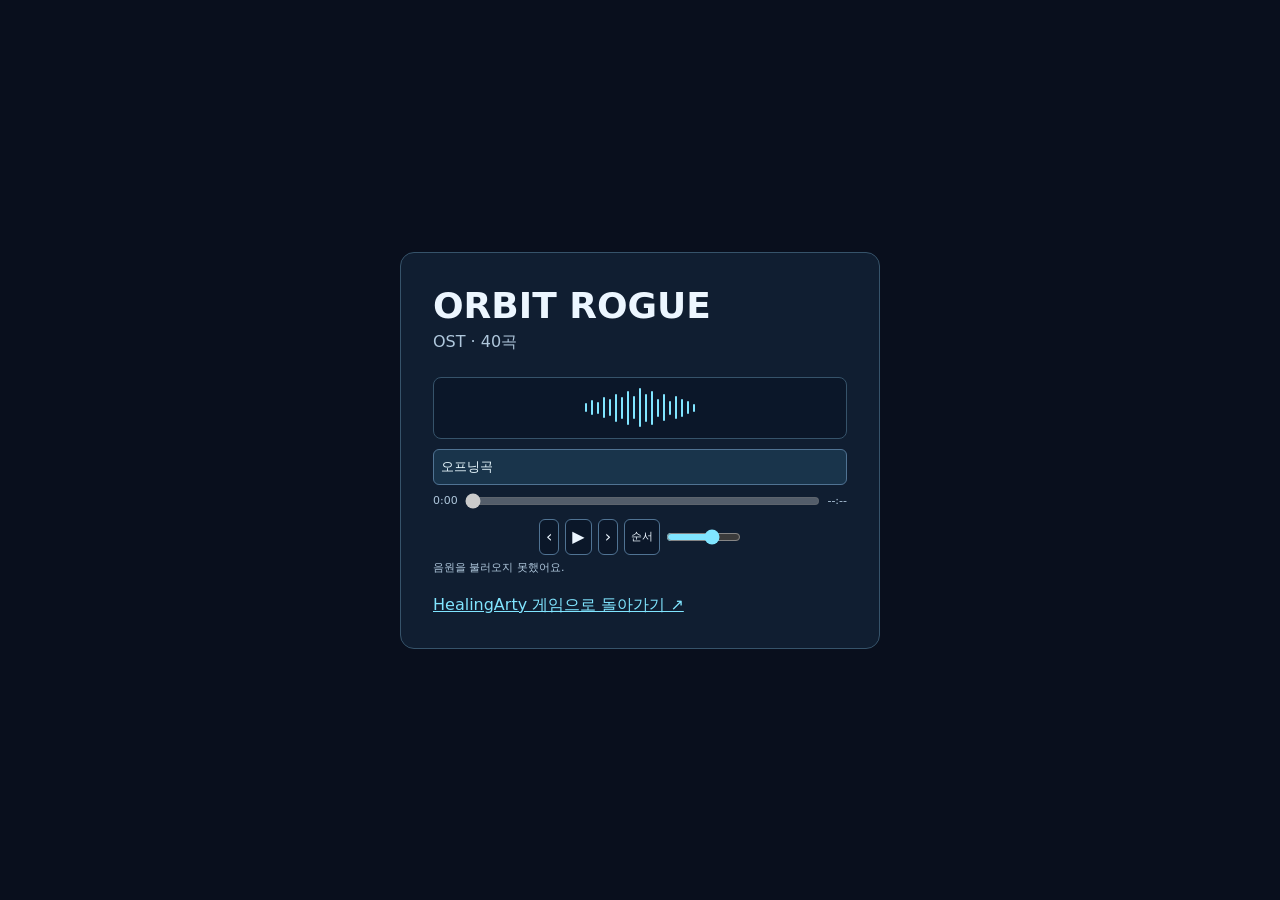
<file: games/orbit-rogue-ost.html>
<!doctype html>
<html lang="ko">
<head>
  <meta charset="utf-8">
  <meta name="viewport" content="width=device-width, initial-scale=1">
  <title>ORBIT ROGUE · 전투 OST</title>
  <style>
    *{box-sizing:border-box}
    body{margin:0;min-height:100vh;display:grid;place-items:center;padding:20px;background:#090f1d;color:#ecf6ff;font:16px system-ui,sans-serif}
    main{width:min(100%,480px);min-width:0;padding:clamp(16px,5vw,32px);border:1px solid #36536a;border-radius:14px;background:#101e31}
    h1{font-size:clamp(24px,6vw,36px);margin:0 0 6px}
    p{margin:0 0 24px;color:#afc7dc}
    .player-bar{display:flex;align-items:center;justify-content:center;gap:6px;min-width:0;margin-top:10px}
    button{min-height:36px;padding:4px 6px;border:1px solid #507393;border-radius:6px;background:#0b1729;color:inherit;font:inherit;white-space:nowrap;cursor:pointer}
    #title{display:block;min-width:0;overflow:hidden;text-overflow:ellipsis;white-space:nowrap;font-size:13px;padding:8px 7px;border:1px solid #507393;border-radius:6px;background:#19344b;color:#e9f9ff}
    .waveform{display:flex;justify-content:center;align-items:center;gap:4px;height:62px;margin-bottom:10px;border:1px solid #36536a;border-radius:8px;background:#0b1729}
    .waveform i{width:2px;height:var(--height);border-radius:2px;background:#80e5ff;animation:wave .95s ease-in-out var(--delay) infinite alternate;animation-play-state:paused}
    .playing .waveform i{animation-play-state:running}
    @keyframes wave{from{transform:scaleY(.45)}to{transform:scaleY(1)}}
    @media(prefers-reduced-motion:reduce){.waveform i{animation:none}}
    .timeline{display:flex;align-items:center;gap:7px;margin-top:8px;font-size:11px;color:#afc7dc;font-variant-numeric:tabular-nums}
    #seek{flex:1;min-width:0;margin:0;accent-color:#80e5ff}
    #mode{font-size:11px}
    #volume{width:clamp(39px,16vw,75px);margin:0;accent-color:#80e5ff}
    a{color:#80e5ff}
    .back{display:inline-block;margin-top:20px}
    #status{margin:5px 0 0;font-size:11px}
    #status:empty{display:none}
    @media(max-width:520px){
      body{display:block;min-height:100dvh;padding:0;background:#101e31}
      main{width:100%;min-height:100dvh;display:flex;flex-direction:column;justify-content:center;padding:20px;border:0;border-radius:0}
      .player-bar button{min-width:44px;min-height:44px}
      #seek,#volume{height:32px}
    }
  </style>
</head>
<body>
  <main>
    <h1>ORBIT ROGUE</h1>
    <p class="intro">OST · 40곡</p>
    <div class="waveform" aria-hidden="true">
      <i style="--height:9px;--delay:-0.00s"></i>
      <i style="--height:15px;--delay:-0.17s"></i>
      <i style="--height:12px;--delay:-0.34s"></i>
      <i style="--height:21px;--delay:-0.51s"></i>
      <i style="--height:17px;--delay:-0.68s"></i>
      <i style="--height:28px;--delay:-0.85s"></i>
      <i style="--height:22px;--delay:-0.12s"></i>
      <i style="--height:34px;--delay:-0.29s"></i>
      <i style="--height:23px;--delay:-0.46s"></i>
      <i style="--height:39px;--delay:-0.63s"></i>
      <i style="--height:28px;--delay:-0.80s"></i>
      <i style="--height:34px;--delay:-0.07s"></i>
      <i style="--height:18px;--delay:-0.24s"></i>
      <i style="--height:27px;--delay:-0.41s"></i>
      <i style="--height:14px;--delay:-0.58s"></i>
      <i style="--height:23px;--delay:-0.75s"></i>
      <i style="--height:18px;--delay:-0.02s"></i>
      <i style="--height:13px;--delay:-0.19s"></i>
      <i style="--height:8px;--delay:-0.36s"></i>
    </div>
    <span id="title" aria-live="polite"></span>
    <div class="timeline">
      <span id="elapsed">0:00</span>
      <input type="range" id="seek" min="0" max="1" step="0.01" value="0" aria-label="재생 위치" disabled>
      <span id="duration">--:--</span>
    </div>
    <div class="player-bar" role="group" aria-label="ORBIT ROGUE 음악 재생기">
      <button id="previous" type="button" aria-label="이전 곡">‹</button>
      <button id="toggle" type="button" aria-label="재생">▶</button>
      <button id="next" type="button" aria-label="다음 곡">›</button>
      <button id="mode" type="button" aria-label="랜덤 재생" aria-pressed="false">순서</button>
      <input type="range" id="volume" min="0" max="100" value="65" aria-label="음량">
    </div>
    <audio id="player" preload="metadata"></audio>
    <p id="status" role="status"></p>
    <a class="back" href="../#games">HealingArty 게임으로 돌아가기 ↗</a>
  </main>
  <script>
    const tracks = [
      ["orbit-rogue-main-ost.mp3", "오프닝곡"],
      ["music/01.mp3", "01 · 검은리본"],
      ["music/02.mp3", "02 · 고장 난 천국"],
      ["music/03.mp3", "03 · 네온사탕"],
      ["music/04.mp3", "04 · 달빛엔진"],
      ["music/05.mp3", "05 · 로그아웃"],
      ["music/06.mp3", "06 · 빨간 운동화"],
      ["music/07.mp3", "07 · 번개맛소다"],
      ["music/08.mp3", "08 · 별을 씹는 아이"],
      ["music/09.mp3", "09 · 불꽃도둑"],
      ["music/10.mp3", "10 · 심장이두개"],
      ["music/11.mp3", "11 · 夜明けの 残像"],
      ["music/12.mp3", "12 · 逆転ロケット"],
      ["music/13.mp3", "13 · 電光キャンディ"],
      ["music/14.mp3", "14 · 止まらない"],
      ["music/15.mp3", "15 · 爆走プリンセス"],
      ["music/16.mp3", "16 · 하얀 잔상"],
      ["music/17.mp3", "17 · 嘘の羽根"],
      ["music/18.mp3", "18 · CRASH THE RAINBOW"],
      ["music/19.mp3", "19 · ELECTRIC WITCH"],
      ["music/20.mp3", "20 · FINAL SPARK PARADE"],
      ["music/21.mp3", "21 · Flash! Bang!"],
      ["music/22.mp3", "22 · HYPER HEART ATTACK"],
      ["music/23.mp3", "23 · MIDNIGHT DETONATION"],
      ["music/24.mp3", "24 · NEON REBELLION"],
      ["music/25.mp3", "25 · PINK THUNDER"],
      ["music/26.mp3", "26 · REDLINE KISS"],
      ["music/27.mp3", "27 · ROCKET HEART DISCO"],
      ["music/28.mp3", "28 · the trigger"],
      ["music/29.mp3", "29 · TURBO LOLLIPOP"],
      ["music/30.mp3", "30 · ZERO GRAVITY GIRL"],
      ["music/31.mp3", "31 · イナズマ・ルーレット"],
      ["music/32.mp3", "32 · ギザギザ・ハートビート"],
      ["music/33.mp3", "33 · キラキラ反逆者"],
      ["music/34.mp3", "34 · ドキドキ・マシンガン"],
      ["music/35.mp3", "35 · バチバチ・サマー"],
      ["music/36.mp3", "36 · ピカピカ・パニック"],
      ["music/37.mp3", "37 · メロンソーダ戦争"],
      ["orbit-rogue-boss-01.mp3", "10 스테이지 보스곡"],
      ["orbit-rogue-boss-02.mp3", "20 스테이지 보스곡"]
    ];
    const musicBase = "https://raw.githubusercontent.com/daning1212/orbit-rogue-space-combat-roguelike/bb71b910c6db7b978ec3b8956570c5e00a76ec4d/";
    const get = id => document.getElementById(id);
    const player = get('player'), title = get('title'), toggle = get('toggle'), mode = get('mode'), status = get('status');
    let index = 0, random = false;
    const seek = get('seek'), elapsed = get('elapsed'), duration = get('duration');
    function formatTime(seconds) {
      const whole = Math.floor(seconds);
      return Math.floor(whole / 60) + ':' + String(whole % 60).padStart(2, '0');
    }
    function syncTimeline() {
      const ready = Number.isFinite(player.duration) && player.duration > 0;
      seek.disabled = !ready;
      seek.max = ready ? player.duration : 1;
      seek.value = ready ? player.currentTime : 0;
      elapsed.textContent = formatTime(ready ? player.currentTime : 0);
      duration.textContent = ready ? formatTime(player.duration) : '--:--';
      seek.setAttribute('aria-valuetext', elapsed.textContent + ' / ' + duration.textContent);
    }
    for (const event of ['emptied', 'durationchange', 'timeupdate', 'seeked']) {
      player.addEventListener(event, syncTimeline);
    }
    seek.addEventListener('input', () => {
      if (seek.disabled) return;
      player.currentTime = Number(seek.value);
      syncTimeline();
    });
    function selectTrack(next) {
      index = (next + tracks.length) % tracks.length;
      const [file, name] = tracks[index];
      status.textContent = '';
      title.textContent = name;
      title.title = name;
      player.src = musicBase + file;
    }
    function play() {
      player.play().catch(() => {});
    }
    get('previous').onclick = () => { selectTrack(index - 1); play(); };
    get('next').onclick = () => { selectTrack(index + 1); play(); };
    toggle.onclick = () => { if (player.paused) play(); else player.pause(); };
    for (const event of ['play', 'playing', 'waiting', 'pause', 'ended', 'emptied', 'error']) {
      player.addEventListener(event, () => {
        const playing = !player.paused && !player.ended;
        document.querySelector('main').classList.toggle('playing', playing && player.readyState >= 3);
        toggle.textContent = playing ? '❚❚' : '▶';
        toggle.setAttribute('aria-label', playing ? '일시정지' : '재생');
      });
    }
    mode.onclick = () => {
      random = !random;
      mode.textContent = random ? '랜덤' : '순서';
      mode.setAttribute('aria-pressed', String(random));
    };
    player.onended = () => {
      const offset = random ? 1 + Math.floor(Math.random() * (tracks.length - 1)) : 1;
      selectTrack(index + offset);
      play();
    };
    get('volume').oninput = event => { player.volume = Number(event.target.value) / 100; };
    player.volume = Number(get('volume').value) / 100;
    player.onerror = () => { status.textContent = '음원을 불러오지 못했어요.'; };
    selectTrack(0);
  </script>
</body>
</html>
</file>
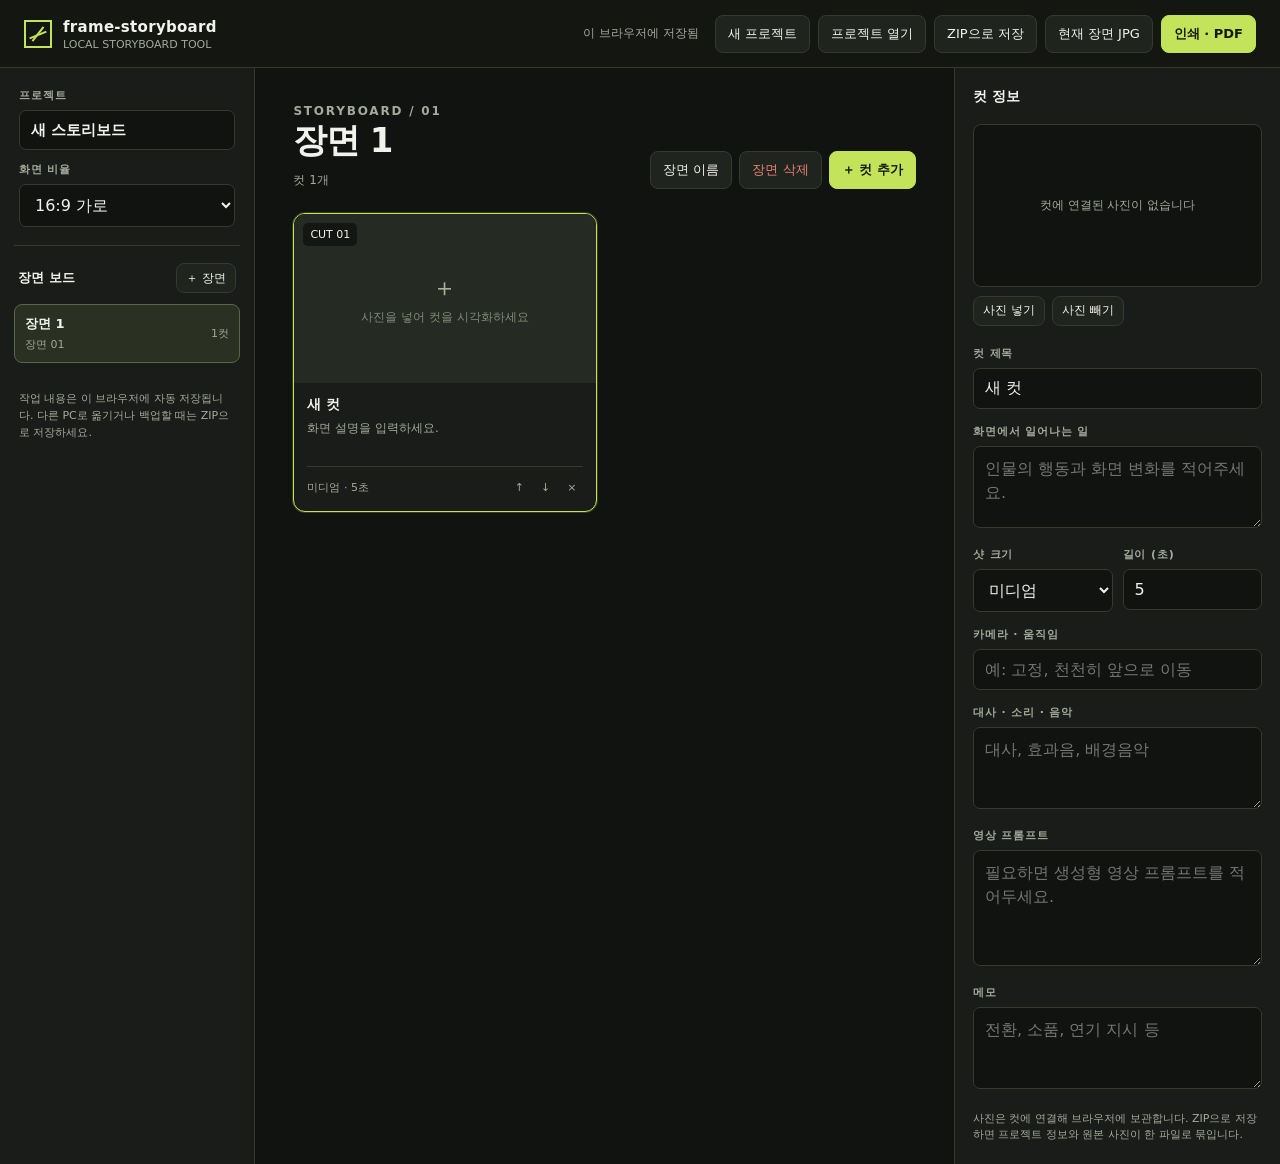
<file: tools/frame-storyboard.html>
<!doctype html>
<html lang="ko">
<head>
  <meta charset="utf-8">
  <meta name="viewport" content="width=device-width, initial-scale=1">
  <meta name="theme-color" content="#111310">
  <meta name="description" content="PC에서 실행하는 오프라인 뮤직비디오 스토리보드 도구">
  <title>frame-storyboard</title>
  <style>
    :root {
      color-scheme: dark;
      --bg: #111310;
      --panel: #191c18;
      --panel-2: #20241e;
      --line: #343a30;
      --text: #f2f2ec;
      --muted: #a3aa9b;
      --accent: #c3e35a;
      --danger: #ed8175;
      --radius: 12px;
      font-family: Inter, "Noto Sans KR", "Malgun Gothic", system-ui, sans-serif;
    }
    * { box-sizing: border-box; }
    body { margin: 0; min-width: 320px; background: var(--bg); color: var(--text); }
    button, input, select, textarea { font: inherit; }
    button { color: inherit; }
    button:focus-visible, input:focus-visible, select:focus-visible, textarea:focus-visible {
      outline: 2px solid var(--accent); outline-offset: 2px;
    }
    .topbar {
      height: 68px; display: flex; align-items: center; justify-content: space-between;
      gap: 20px; padding: 0 24px; border-bottom: 1px solid var(--line);
      background: #141612; position: sticky; top: 0; z-index: 5;
    }
    .brand { display: flex; align-items: center; gap: 11px; min-width: 170px; }
    .brand-mark { width: 28px; height: 28px; border: 2px solid var(--accent); position: relative; }
    .brand-mark::before, .brand-mark::after { content: ""; position: absolute; background: var(--accent); }
    .brand-mark::before { width: 2px; height: 18px; left: 11px; top: 3px; transform: rotate(38deg); }
    .brand-mark::after { height: 2px; width: 18px; left: 3px; top: 12px; transform: rotate(-22deg); }
    .brand strong { font-size: 15px; letter-spacing: .02em; }
    .brand small { display: block; color: var(--muted); font-size: 11px; margin-top: 2px; }
    .toolbar { display: flex; align-items: center; justify-content: flex-end; gap: 8px; flex-wrap: wrap; }
    .button {
      border: 1px solid var(--line); background: var(--panel-2); border-radius: 8px;
      padding: 9px 12px; min-height: 38px; cursor: pointer; font-size: 13px;
    }
    .button:hover { border-color: #727d65; background: #292e26; }
    .button.primary { background: var(--accent); border-color: var(--accent); color: #171a12; font-weight: 750; }
    .button.primary:hover { background: #d2ef76; }
    .button.danger { color: var(--danger); }
    .button.small { min-height: 30px; padding: 5px 9px; font-size: 12px; }
    .save-state { color: var(--muted); font-size: 12px; margin: 0 8px; white-space: nowrap; }
    .workspace { display: grid; grid-template-columns: 255px minmax(320px, 1fr) 326px; min-height: calc(100vh - 68px); }
    .sidebar, .inspector { background: var(--panel); min-width: 0; }
    .sidebar { border-right: 1px solid var(--line); padding: 20px 14px; }
    .inspector { border-left: 1px solid var(--line); padding: 20px 18px; }
    .project-fields { padding: 0 5px 18px; border-bottom: 1px solid var(--line); margin-bottom: 17px; }
    .label { display: block; color: var(--muted); font-size: 11px; font-weight: 700; letter-spacing: .08em; margin: 0 0 7px; text-transform: uppercase; }
    input, select, textarea {
      width: 100%; background: #111310; color: var(--text); border: 1px solid var(--line);
      border-radius: 7px; padding: 10px 11px; min-height: 40px;
    }
    textarea { resize: vertical; min-height: 82px; line-height: 1.5; }
    .project-fields input { font-size: 15px; font-weight: 700; margin-bottom: 12px; }
    .section-title { display: flex; align-items: center; justify-content: space-between; gap: 8px; margin: 0 4px 11px; }
    .section-title h2 { font-size: 13px; margin: 0; }
    .scene-list { display: grid; gap: 6px; }
    .scene-item {
      border: 1px solid transparent; background: transparent; border-radius: 8px;
      width: 100%; padding: 10px; text-align: left; cursor: pointer; display: flex;
      justify-content: space-between; align-items: center; gap: 8px;
    }
    .scene-item:hover { background: var(--panel-2); }
    .scene-item.active { background: #2a3022; border-color: #596644; }
    .scene-label { min-width: 0; }
    .scene-label strong { display: block; overflow: hidden; white-space: nowrap; text-overflow: ellipsis; font-size: 13px; }
    .scene-label small { color: var(--muted); font-size: 11px; display: block; margin-top: 4px; }
    .scene-count { color: var(--muted); font-size: 11px; }
    .sidebar-note { color: var(--muted); font-size: 11px; line-height: 1.55; padding: 16px 5px 0; }
    .board-area { min-width: 0; padding: 28px clamp(18px, 3vw, 42px) 48px; }
    .board-header { display: flex; justify-content: space-between; align-items: flex-end; gap: 16px; margin-bottom: 24px; }
    .eyebrow { color: var(--accent); font-size: 10px; font-weight: 800; letter-spacing: .15em; margin: 0 0 8px; }
    .board-header h1 { font-size: clamp(23px, 3vw, 34px); letter-spacing: -.035em; margin: 0; }
    .board-header p { color: var(--muted); font-size: 12px; margin: 8px 0 0; }
    .board-actions { display: flex; gap: 7px; flex-shrink: 0; }
    .shot-board { display: grid; grid-template-columns: repeat(auto-fill, minmax(min(100%, 250px), 1fr)); gap: 16px; align-items: start; }
    .shot-card {
      min-width: 0; border: 1px solid var(--line); border-radius: var(--radius); background: var(--panel);
      overflow: hidden; transition: border-color .15s, transform .15s; cursor: pointer;
    }
    .shot-card:hover { border-color: #69765c; transform: translateY(-2px); }
    .shot-card.selected { border-color: var(--accent); box-shadow: 0 0 0 1px #c3e35a33; }
    .shot-image { aspect-ratio: 16 / 9; background: #252a22; display: grid; place-items: center; overflow: hidden; position: relative; }
    .shot-image img { display: block; width: 100%; height: 100%; object-fit: cover; }
    .image-empty { color: #818a78; font-size: 12px; text-align: center; padding: 12px; }
    .image-empty b { display: block; font-size: 25px; font-weight: 400; color: #a9b39b; margin-bottom: 5px; }
    .shot-number { position: absolute; top: 9px; left: 9px; border-radius: 5px; background: #111310dd; padding: 5px 7px; font-size: 11px; }
    .shot-card-body { padding: 13px; }
    .shot-card-title { font-size: 14px; margin: 0 0 6px; overflow-wrap: anywhere; }
    .shot-card-action { color: var(--muted); font-size: 12px; line-height: 1.45; margin: 0; min-height: 34px; white-space: pre-wrap; }
    .shot-meta { display: flex; justify-content: space-between; align-items: center; gap: 8px; border-top: 1px solid var(--line); margin-top: 12px; padding-top: 10px; color: var(--muted); font-size: 11px; }
    .shot-controls { display: flex; gap: 5px; }
    .icon-button { border: 0; background: transparent; color: var(--muted); cursor: pointer; border-radius: 5px; padding: 4px 6px; }
    .icon-button:hover { background: #32382d; color: var(--text); }
    .empty-board { grid-column: 1 / -1; min-height: 260px; display: grid; place-items: center; text-align: center; border: 1px dashed #596052; border-radius: var(--radius); color: var(--muted); padding: 30px; }
    .empty-board h2 { color: var(--text); font-size: 18px; margin: 0 0 8px; }
    .inspector-heading { font-size: 14px; margin: 0 0 18px; }
    .image-preview { border: 1px solid var(--line); border-radius: 8px; overflow: hidden; background: #111310; aspect-ratio: 16 / 9; margin-bottom: 9px; display: grid; place-items: center; color: var(--muted); font-size: 12px; }
    .image-preview img { width: 100%; height: 100%; object-fit: contain; }
    .image-actions { display: flex; gap: 7px; margin-bottom: 20px; }
    .field { margin-bottom: 15px; }
    .field textarea.prompt { min-height: 116px; }
    .two-fields { display: grid; grid-template-columns: 1fr 1fr; gap: 10px; }
    .hint { color: var(--muted); font-size: 11px; line-height: 1.5; margin: 18px 0 0; }
    .disabled { opacity: .45; pointer-events: none; }
    #importFile, #imageFile { display: none; }
    #printArea { display: none; }
    .toast { position: fixed; bottom: 20px; left: 50%; transform: translateX(-50%); background: #eaf4d0; color: #15180f; padding: 10px 16px; border-radius: 8px; box-shadow: 0 8px 28px #0008; z-index: 20; font-size: 13px; }
    @media (max-width: 1080px) { .workspace { grid-template-columns: 220px minmax(300px, 1fr); } .inspector { grid-column: 1 / -1; border-left: 0; border-top: 1px solid var(--line); } .inspector-grid { display: grid; grid-template-columns: 1fr 1fr; gap: 0 20px; } .inspector-heading { grid-column: 1 / -1; } }
    @media (max-width: 680px) {
      .topbar { height: auto; min-height: 64px; align-items: flex-start; flex-direction: column; padding: 13px 15px; gap: 10px; position: static; }
      .brand { min-width: 0; } .toolbar { justify-content: flex-start; }
      .save-state { margin-left: 0; }
      .workspace { display: flex; flex-direction: column; }
      .sidebar { border-right: 0; border-bottom: 1px solid var(--line); padding: 14px; }
      .scene-list { grid-template-columns: repeat(auto-fill, minmax(150px, 1fr)); }
      .sidebar-note { padding-top: 8px; }
      .board-area { padding: 22px 14px 32px; }
      .board-header { align-items: flex-start; flex-direction: column; }
      .inspector { border-left: 0; padding: 18px 14px; }
      .inspector-grid { grid-template-columns: 1fr; }
      .inspector-heading { grid-column: auto; }
    }
    @media print {
      body { color: #111; background: #fff; }
      .topbar, .workspace { display: none !important; }
      #printArea { display: block !important; padding: 10mm; color: #111; }
      #printArea h1 { font-size: 24px; margin: 0 0 3mm; }
      #printArea .print-meta { color: #444; margin-bottom: 8mm; font-size: 10pt; }
      #printArea h2 { font-size: 16px; margin: 8mm 0 3mm; border-bottom: 1px solid #aaa; padding-bottom: 2mm; }
      #printArea .print-grid { display: grid; grid-template-columns: repeat(2, 1fr); gap: 5mm; }
      #printArea .print-shot { border: 1px solid #bbb; padding: 3mm; break-inside: avoid; }
      #printArea img { width: 100%; max-height: 70mm; object-fit: contain; background: #eee; }
      #printArea h3 { font-size: 11pt; margin: 2mm 0; }
      #printArea p { font-size: 9pt; white-space: pre-wrap; margin: 1.5mm 0; }
    }
  </style>
</head>
<body>
  <header class="topbar">
    <div class="brand"><span class="brand-mark" aria-hidden="true"></span><div><strong>frame-storyboard</strong><small>LOCAL STORYBOARD TOOL</small></div></div>
    <div class="toolbar">
      <span id="saveState" class="save-state" role="status">이 브라우저에 저장</span>
      <button id="newProject" class="button" type="button">새 프로젝트</button>
      <button id="importProject" class="button" type="button">프로젝트 열기</button>
      <button id="exportProject" class="button" type="button">ZIP으로 저장</button>
      <button id="exportJpg" class="button" type="button">현재 장면 JPG</button>
      <button id="printProject" class="button primary" type="button">인쇄 · PDF</button>
    </div>
  </header>

  <div class="workspace">
    <aside class="sidebar" aria-label="프로젝트와 장면">
      <div class="project-fields">
        <label class="label" for="projectTitle">프로젝트</label>
        <input id="projectTitle" type="text" maxlength="120" placeholder="프로젝트 이름">
        <label class="label" for="aspectRatio">화면 비율</label>
        <select id="aspectRatio">
          <option value="16:9">16:9 가로</option>
          <option value="9:16">9:16 세로</option>
          <option value="1:1">1:1 정사각</option>
          <option value="4:3">4:3</option>
        </select>
      </div>
      <div class="section-title"><h2>장면 보드</h2><button id="addScene" class="button small" type="button">＋ 장면</button></div>
      <div id="sceneList" class="scene-list"></div>
      <p class="sidebar-note">작업 내용은 이 브라우저에 자동 저장됩니다. 다른 PC로 옮기거나 백업할 때는 ZIP으로 저장하세요.</p>
    </aside>

    <main class="board-area">
      <div class="board-header">
        <div><p class="eyebrow">STORYBOARD / <span id="sceneNumber">01</span></p><h1 id="sceneHeading">장면 1</h1><p id="shotCount">컷 0개</p></div>
        <div class="board-actions">
          <button id="renameScene" class="button" type="button">장면 이름</button>
          <button id="deleteScene" class="button danger" type="button">장면 삭제</button>
          <button id="addShot" class="button primary" type="button">＋ 컷 추가</button>
        </div>
      </div>
      <section id="shotBoard" class="shot-board" aria-label="선택한 장면의 컷"></section>
    </main>

    <aside class="inspector" aria-label="선택한 컷 편집">
      <h2 class="inspector-heading">컷 정보</h2>
      <div id="inspectorContents">
        <div class="image-preview" id="imagePreview">컷을 선택하세요</div>
        <div class="image-actions">
          <button id="addImage" class="button small" type="button">사진 넣기</button>
          <button id="removeImage" class="button small" type="button">사진 빼기</button>
          <input id="imageFile" type="file" accept="image/*">
        </div>
        <div class="field"><label class="label" for="shotTitle">컷 제목</label><input id="shotTitle" data-field="title" maxlength="120" type="text"></div>
        <div class="field"><label class="label" for="action">화면에서 일어나는 일</label><textarea id="action" data-field="action" placeholder="인물의 행동과 화면 변화를 적어주세요."></textarea></div>
        <div class="two-fields">
          <div class="field"><label class="label" for="shotSize">샷 크기</label><select id="shotSize" data-field="shotSize"><option>와이드</option><option>풀샷</option><option>미디엄</option><option>클로즈업</option><option>디테일</option><option>기타</option></select></div>
          <div class="field"><label class="label" for="duration">길이 (초)</label><input id="duration" data-field="duration" type="number" min="0.5" max="600" step="0.5"></div>
        </div>
        <div class="field"><label class="label" for="camera">카메라 · 움직임</label><input id="camera" data-field="camera" type="text" placeholder="예: 고정, 천천히 앞으로 이동"></div>
        <div class="field"><label class="label" for="sound">대사 · 소리 · 음악</label><textarea id="sound" data-field="sound" placeholder="대사, 효과음, 배경음악"></textarea></div>
        <div class="field"><label class="label" for="prompt">영상 프롬프트</label><textarea id="prompt" class="prompt" data-field="prompt" placeholder="필요하면 생성형 영상 프롬프트를 적어두세요."></textarea></div>
        <div class="field"><label class="label" for="notes">메모</label><textarea id="notes" data-field="notes" placeholder="전환, 소품, 연기 지시 등"></textarea></div>
      </div>
      <p class="hint">사진은 컷에 연결해 브라우저에 보관합니다. ZIP으로 저장하면 프로젝트 정보와 원본 사진이 한 파일로 묶입니다.</p>
    </aside>
  </div>

  <section id="printArea" aria-hidden="true"></section>
  <input id="importFile" type="file" accept=".zip,.frame.zip,.json,application/zip,application/json">

  <script>
    "use strict";
    const STORAGE_KEY = "frame-storyboard-project-v1";
    const DB_NAME = "frame-storyboard-assets-v1";
    let project = loadProject();
    let selectedSceneId = project.scenes[0]?.id || null;
    let selectedShotId = project.scenes[0]?.shots[0]?.id || null;
    let dbPromise;
    let objectUrls = new Map();
    let saveTimer;

    function uid() { return "id-" + Date.now().toString(36) + "-" + Math.random().toString(36).slice(2, 10); }
    function blankShot() {
      return { id: uid(), title: "새 컷", duration: 5, shotSize: "미디엄", action: "", camera: "", sound: "", prompt: "", notes: "", assetId: null, assetName: "" };
    }
    function blankScene(number) { return { id: uid(), title: "장면 " + number, shots: [blankShot()] }; }
    function blankProject() { return { id: uid(), title: "새 스토리보드", aspectRatio: "16:9", updatedAt: new Date().toISOString(), scenes: [blankScene(1)] }; }
    function hasBrokenText(value) {
      return typeof value === "string" && (value.indexOf("\uFFFD") !== -1 || value.indexOf("ï¿½") !== -1);
    }
    function repairSavedProject(saved) {
      if (hasBrokenText(saved.title)) saved.title = "새 스토리보드";
      if (hasBrokenText(saved.aspectRatio)) saved.aspectRatio = "16:9";
      saved.scenes.forEach(function (scene, sceneIndex) {
        if (!scene || typeof scene !== "object") return;
        if (hasBrokenText(scene.title)) scene.title = "장면 " + (sceneIndex + 1);
        if (!Array.isArray(scene.shots)) return;
        scene.shots.forEach(function (shot, shotIndex) {
          if (!shot || typeof shot !== "object") return;
          if (hasBrokenText(shot.title)) shot.title = "새 컷 " + (shotIndex + 1);
          if (hasBrokenText(shot.shotSize)) shot.shotSize = "미디엄";
          ["action", "camera", "sound", "prompt", "notes"].forEach(function (field) {
            if (hasBrokenText(shot[field])) shot[field] = "";
          });
          if (hasBrokenText(shot.assetName)) shot.assetName = "";
        });
      });
      return saved;
    }
    function loadProject() {
      try {
        const saved = JSON.parse(localStorage.getItem(STORAGE_KEY) || "null");
        if (saved && Array.isArray(saved.scenes)) return repairSavedProject(saved);
      } catch (_) {}
      return blankProject();
    }
    function currentScene() { return project.scenes.find(function (scene) { return scene.id === selectedSceneId; }) || null; }
    function currentShot() {
      const scene = currentScene();
      return scene ? scene.shots.find(function (shot) { return shot.id === selectedShotId; }) || null : null;
    }
    function escapeHtml(value) {
      return String(value == null ? "" : value).replace(/[&<>"']/g, function (char) {
        return ({ "&": "&amp;", "<": "&lt;", ">": "&gt;", '"': "&quot;", "'": "&#39;" })[char];
      });
    }
    function openDB() {
      if (!("indexedDB" in window)) return Promise.reject(new Error("IndexedDB unavailable"));
      if (dbPromise) return dbPromise;
      dbPromise = new Promise(function (resolve, reject) {
        const request = indexedDB.open(DB_NAME, 1);
        request.onupgradeneeded = function () { request.result.createObjectStore("images"); };
        request.onsuccess = function () { resolve(request.result); };
        request.onerror = function () { reject(request.error || new Error("Could not open local image storage")); };
      });
      return dbPromise;
    }
    async function putAsset(id, blob) {
      const db = await openDB();
      return new Promise(function (resolve, reject) {
        const tx = db.transaction("images", "readwrite");
        tx.objectStore("images").put(blob, id);
        tx.oncomplete = function () { resolve(); };
        tx.onerror = function () { reject(tx.error || new Error("Could not save image")); };
      });
    }
    async function getAsset(id) {
      if (!id) return null;
      const db = await openDB();
      return new Promise(function (resolve, reject) {
        const request = db.transaction("images", "readonly").objectStore("images").get(id);
        request.onsuccess = function () { resolve(request.result || null); };
        request.onerror = function () { reject(request.error || new Error("Could not read image")); };
      });
    }
    async function deleteAsset(id) {
      if (!id) return;
      const url = objectUrls.get(id);
      if (url) { URL.revokeObjectURL(url); objectUrls.delete(id); }
      const db = await openDB();
      return new Promise(function (resolve, reject) {
        const tx = db.transaction("images", "readwrite");
        tx.objectStore("images").delete(id);
        tx.oncomplete = function () { resolve(); };
        tx.onerror = function () { reject(tx.error || new Error("Could not remove image")); };
      });
    }
    async function assetUrl(id) {
      if (!id) return "";
      if (objectUrls.has(id)) return objectUrls.get(id);
      const blob = await getAsset(id);
      if (!blob) return "";
      const url = URL.createObjectURL(blob);
      objectUrls.set(id, url);
      return url;
    }
    function scheduleSave() {
      document.getElementById("saveState").textContent = "저장 중…";
      clearTimeout(saveTimer);
      saveTimer = setTimeout(function () {
        try {
          project.updatedAt = new Date().toISOString();
          localStorage.setItem(STORAGE_KEY, JSON.stringify(project));
          document.getElementById("saveState").textContent = "이 브라우저에 저장됨";
        } catch (_) {
          document.getElementById("saveState").textContent = "저장 공간 부족 · ZIP으로 저장";
        }
      }, 250);
    }
    function updateShotCardText(shot) {
      const card = document.querySelector('[data-shot-id="' + shot.id + '"]');
      if (!card) return;
      card.querySelector(".shot-card-title").textContent = shot.title || "제목 없는 컷";
      card.querySelector(".shot-card-action").textContent = shot.action || "화면 설명을 입력하세요.";
      card.querySelector(".shot-seconds").textContent = (shot.duration || 0) + "초";
    }
    function renderSceneList() {
      const root = document.getElementById("sceneList");
      root.innerHTML = "";
      project.scenes.forEach(function (scene, index) {
        const button = document.createElement("button");
        button.type = "button";
        button.className = "scene-item" + (scene.id === selectedSceneId ? " active" : "");
        button.dataset.sceneId = scene.id;
        button.innerHTML = '<span class="scene-label"><strong>' + escapeHtml(scene.title) + '</strong><small>장면 ' + String(index + 1).padStart(2, "0") + '</small></span><span class="scene-count">' + scene.shots.length + '컷</span>';
        root.appendChild(button);
      });
    }
    async function renderBoard() {
      const scene = currentScene();
      const root = document.getElementById("shotBoard");
      root.innerHTML = "";
      document.getElementById("sceneHeading").textContent = scene ? scene.title : "장면 없음";
      document.getElementById("sceneNumber").textContent = String(Math.max(0, project.scenes.indexOf(scene) + 1)).padStart(2, "0");
      document.getElementById("shotCount").textContent = scene ? "컷 " + scene.shots.length + "개" : "왼쪽에서 장면을 추가하세요.";
      document.getElementById("addShot").disabled = !scene;
      document.getElementById("renameScene").disabled = !scene;
      document.getElementById("deleteScene").disabled = !scene;
      if (!scene) {
        root.innerHTML = '<div class="empty-board"><div><h2>아직 장면이 없습니다</h2><p>＋ 장면을 눌러 첫 보드를 만드세요.</p></div></div>';
        return;
      }
      for (let i = 0; i < scene.shots.length; i++) {
        const shot = scene.shots[i];
        const card = document.createElement("article");
        card.className = "shot-card" + (shot.id === selectedShotId ? " selected" : "");
        card.dataset.shotId = shot.id;
        const image = await assetUrl(shot.assetId);
        card.innerHTML = '<div class="shot-image">' + (image ? '<img alt="" src="' + image + '">' : '<div class="image-empty"><b>＋</b>사진을 넣어 컷을 시각화하세요</div>') + '<span class="shot-number">CUT ' + String(i + 1).padStart(2, "0") + '</span></div><div class="shot-card-body"><h3 class="shot-card-title">' + escapeHtml(shot.title || "제목 없는 컷") + '</h3><p class="shot-card-action">' + escapeHtml(shot.action || "화면 설명을 입력하세요.") + '</p><div class="shot-meta"><span>' + escapeHtml(shot.shotSize || "미디엄") + ' · <span class="shot-seconds">' + escapeHtml(shot.duration || 0) + '초</span></span><span class="shot-controls"><button class="icon-button" type="button" data-action="up" aria-label="컷을 위로">↑</button><button class="icon-button" type="button" data-action="down" aria-label="컷을 아래로">↓</button><button class="icon-button" type="button" data-action="delete" aria-label="컷 삭제">×</button></span></div></div>';
        root.appendChild(card);
      }
    }
    async function renderInspector() {
      const shot = currentShot();
      const contents = document.getElementById("inspectorContents");
      contents.classList.toggle("disabled", !shot);
      document.querySelector(".inspector-heading").textContent = shot ? "컷 정보" : "컷 정보 · 장면을 선택하세요";
      const fields = ["title", "action", "shotSize", "duration", "camera", "sound", "prompt", "notes"];
      fields.forEach(function (field) {
        const control = document.querySelector('[data-field="' + field + '"]');
        if (control) control.value = shot ? (shot[field] == null ? "" : shot[field]) : "";
      });
      const preview = document.getElementById("imagePreview");
      if (!shot || !shot.assetId) {
        preview.innerHTML = shot ? "컷에 연결된 사진이 없습니다" : "컷을 선택하세요";
      } else {
        const url = await assetUrl(shot.assetId);
        preview.innerHTML = url ? '<img alt="선택한 컷 사진" src="' + url + '">' : "사진 파일을 찾을 수 없습니다. 프로젝트 ZIP을 다시 불러오세요.";
      }
    }
    async function renderAll() {
      document.getElementById("projectTitle").value = project.title || "";
      document.getElementById("aspectRatio").value = project.aspectRatio || "16:9";
      renderSceneList();
      await renderBoard();
      await renderInspector();
    }
    function selectScene(id) {
      selectedSceneId = id;
      const scene = currentScene();
      selectedShotId = scene && scene.shots[0] ? scene.shots[0].id : null;
      renderAll();
    }
    function addScene() {
      const scene = blankScene(project.scenes.length + 1);
      project.scenes.push(scene);
      selectedSceneId = scene.id;
      selectedShotId = scene.shots[0].id;
      scheduleSave();
      renderAll();
    }
    function addShot() {
      const scene = currentScene();
      if (!scene) return;
      const shot = blankShot();
      shot.title = "새 컷 " + (scene.shots.length + 1);
      scene.shots.push(shot);
      selectedShotId = shot.id;
      scheduleSave();
      renderAll();
    }
    async function removeScene() {
      const scene = currentScene();
      if (!scene) return;
      const cuts = scene.shots.length;
      const message = "“" + scene.title + "” 장면과 컷 " + cuts + "개를 삭제할까요? 연결된 사진도 이 브라우저 저장소에서 제거됩니다.";
      if (!window.confirm(message)) return;
      for (const shot of scene.shots) if (shot.assetId) await deleteAsset(shot.assetId);
      project.scenes = project.scenes.filter(function (item) { return item.id !== scene.id; });
      const next = project.scenes[0] || null;
      selectedSceneId = next ? next.id : null;
      selectedShotId = next && next.shots[0] ? next.shots[0].id : null;
      scheduleSave();
      renderAll();
      toast("장면을 삭제했습니다.");
    }
    async function removeShot(id) {
      const scene = currentScene();
      if (!scene) return;
      const shot = scene.shots.find(function (item) { return item.id === id; });
      if (!shot || !window.confirm("이 컷과 연결된 사진을 삭제할까요?")) return;
      if (shot.assetId) await deleteAsset(shot.assetId);
      scene.shots = scene.shots.filter(function (item) { return item.id !== id; });
      if (selectedShotId === id) selectedShotId = scene.shots[0]?.id || null;
      scheduleSave();
      renderAll();
      toast("컷을 삭제했습니다.");
    }
    function moveShot(id, direction) {
      const scene = currentScene();
      if (!scene) return;
      const index = scene.shots.findIndex(function (item) { return item.id === id; });
      const next = index + direction;
      if (index < 0 || next < 0 || next >= scene.shots.length) return;
      const moved = scene.shots.splice(index, 1)[0];
      scene.shots.splice(next, 0, moved);
      scheduleSave();
      renderAll();
    }
    function toast(message) {
      const old = document.querySelector(".toast");
      if (old) old.remove();
      const node = document.createElement("div");
      node.className = "toast";
      node.textContent = message;
      document.body.appendChild(node);
      setTimeout(function () { node.remove(); }, 2300);
    }
    function saveField(event) {
      const shot = currentShot();
      if (!shot) return;
      const field = event.target.dataset.field;
      if (!field) return;
      shot[field] = field === "duration" ? Math.max(0, Number(event.target.value) || 0) : event.target.value;
      scheduleSave();
      updateShotCardText(shot);
    }
    function crc32(bytes) {
      let crc = -1;
      for (let i = 0; i < bytes.length; i++) {
        crc = (crc >>> 8) ^ CRC_TABLE[(crc ^ bytes[i]) & 255];
      }
      return (crc ^ -1) >>> 0;
    }
    const CRC_TABLE = (function () {
      const table = new Uint32Array(256);
      for (let n = 0; n < 256; n++) {
        let c = n;
        for (let k = 0; k < 8; k++) c = (c & 1) ? (0xedb88320 ^ (c >>> 1)) : (c >>> 1);
        table[n] = c >>> 0;
      }
      return table;
    })();
    function dosDateTime(date) {
      const year = Math.max(1980, date.getFullYear());
      return { time: (date.getHours() << 11) | (date.getMinutes() << 5) | Math.floor(date.getSeconds() / 2),
        date: ((year - 1980) << 9) | ((date.getMonth() + 1) << 5) | date.getDate() };
    }
    async function zipStore(files) {
      const encoder = new TextEncoder();
      const local = [];
      const central = [];
      let offset = 0;
      const stamp = dosDateTime(new Date());
      for (const file of files) {
        const name = encoder.encode(file.name);
        const data = file.data instanceof Uint8Array ? file.data : new Uint8Array(await file.data.arrayBuffer());
        const crc = crc32(data);
        const header = new Uint8Array(30 + name.length);
        const view = new DataView(header.buffer);
        view.setUint32(0, 0x04034b50, true); view.setUint16(4, 20, true);
        view.setUint16(6, 0x0800, true); view.setUint16(8, 0, true);
        view.setUint16(10, stamp.time, true); view.setUint16(12, stamp.date, true);
        view.setUint32(14, crc, true); view.setUint32(18, data.length, true); view.setUint32(22, data.length, true);
        view.setUint16(26, name.length, true); view.setUint16(28, 0, true); header.set(name, 30);
        local.push(header, data);
        const centralHeader = new Uint8Array(46 + name.length);
        const cv = new DataView(centralHeader.buffer);
        cv.setUint32(0, 0x02014b50, true); cv.setUint16(4, 20, true); cv.setUint16(6, 20, true);
        cv.setUint16(8, 0x0800, true); cv.setUint16(10, 0, true);
        cv.setUint16(12, stamp.time, true); cv.setUint16(14, stamp.date, true);
        cv.setUint32(16, crc, true); cv.setUint32(20, data.length, true); cv.setUint32(24, data.length, true);
        cv.setUint16(28, name.length, true); cv.setUint16(30, 0, true); cv.setUint16(32, 0, true);
        cv.setUint16(34, 0, true); cv.setUint16(36, 0, true); cv.setUint32(38, 0, true);
        cv.setUint32(42, offset, true); centralHeader.set(name, 46);
        central.push(centralHeader);
        offset += header.length + data.length;
      }
      const centralSize = central.reduce(function (sum, item) { return sum + item.length; }, 0);
      const end = new Uint8Array(22);
      const ev = new DataView(end.buffer);
      ev.setUint32(0, 0x06054b50, true); ev.setUint16(4, 0, true); ev.setUint16(6, 0, true);
      ev.setUint16(8, files.length, true); ev.setUint16(10, files.length, true);
      ev.setUint32(12, centralSize, true); ev.setUint32(16, offset, true); ev.setUint16(20, 0, true);
      return new Blob(local.concat(central, [end]), { type: "application/zip" });
    }
    async function unzipStore(file) {
      const bytes = new Uint8Array(await file.arrayBuffer());
      const view = new DataView(bytes.buffer, bytes.byteOffset, bytes.byteLength);
      let endOffset = -1;
      for (let i = bytes.length - 22; i >= Math.max(0, bytes.length - 65557); i--) {
        if (view.getUint32(i, true) === 0x06054b50) { endOffset = i; break; }
      }
      if (endOffset < 0) throw new Error("ZIP 끝 정보를 찾지 못했습니다.");
      const count = view.getUint16(endOffset + 10, true);
      let cursor = view.getUint32(endOffset + 16, true);
      const decoder = new TextDecoder();
      const files = new Map();
      for (let i = 0; i < count; i++) {
        if (view.getUint32(cursor, true) !== 0x02014b50) throw new Error("올바르지 않은 ZIP 파일입니다.");
        const method = view.getUint16(cursor + 10, true);
        const size = view.getUint32(cursor + 24, true);
        const nameLength = view.getUint16(cursor + 28, true);
        const extraLength = view.getUint16(cursor + 30, true);
        const commentLength = view.getUint16(cursor + 32, true);
        const localOffset = view.getUint32(cursor + 42, true);
        const name = decoder.decode(bytes.slice(cursor + 46, cursor + 46 + nameLength));
        if (method !== 0) throw new Error("압축된 ZIP은 열 수 없습니다. 이 도구에서 만든 프로젝트 ZIP을 선택해 주세요.");
        const localNameLength = view.getUint16(localOffset + 26, true);
        const localExtraLength = view.getUint16(localOffset + 28, true);
        const dataStart = localOffset + 30 + localNameLength + localExtraLength;
        files.set(name, bytes.slice(dataStart, dataStart + size));
        cursor += 46 + nameLength + extraLength + commentLength;
      }
      return files;
    }
    function safeName(value) {
      return String(value || "image").replace(/[^a-zA-Z0-9가-힣._-]+/g, "-").replace(/^-+|-+$/g, "").slice(0, 70) || "image";
    }
    function download(blob, filename) {
      const url = URL.createObjectURL(blob);
      const a = document.createElement("a");
      a.href = url; a.download = filename; a.click();
      setTimeout(function () { URL.revokeObjectURL(url); }, 2000);
    }
    async function exportProject() {
      const copy = JSON.parse(JSON.stringify(project));
      const files = [];
      const encoder = new TextEncoder();
      for (let si = 0; si < copy.scenes.length; si++) {
        for (let ci = 0; ci < copy.scenes[si].shots.length; ci++) {
          const shot = copy.scenes[si].shots[ci];
          if (shot.assetId) {
            const blob = await getAsset(shot.assetId);
            if (blob) {
              const ext = (shot.assetName || "").split(".").pop().toLowerCase().replace(/[^a-z0-9]/g, "").slice(0, 6) || "img";
              const path = "images/scene-" + String(si + 1).padStart(2, "0") + "-cut-" + String(ci + 1).padStart(2, "0") + "-" + safeName(shot.assetName) + "." + ext;
              files.push({ name: path, data: blob });
              shot.imagePath = path;
            }
            delete shot.assetId;
          }
        }
      }
      files.unshift({ name: "project.json", data: encoder.encode(JSON.stringify(copy, null, 2)) });
      const archive = await zipStore(files);
      download(archive, safeName(project.title) + ".frame.zip");
      toast("사진이 포함된 프로젝트 ZIP을 저장했습니다.");
    }
    async function importProject(file) {
      if (!file) return;
      if (localStorage.getItem(STORAGE_KEY) && !window.confirm("현재 작업을 불러온 프로젝트로 바꿀까요? 먼저 기존 작업을 ZIP으로 저장할 수 있습니다.")) return;
      let imported;
      if (file.name.toLowerCase().endsWith(".json")) {
        imported = JSON.parse(await file.text());
      } else {
        const files = await unzipStore(file);
        const projectBytes = files.get("project.json");
        if (!projectBytes) throw new Error("project.json이 없는 ZIP입니다.");
        imported = JSON.parse(new TextDecoder().decode(projectBytes));
        for (const scene of imported.scenes || []) {
          for (const shot of scene.shots || []) {
            if (shot.imagePath && files.has(shot.imagePath)) {
              const id = uid();
              const extension = shot.imagePath.split(".").pop().toLowerCase();
              const mime = ({ jpg: "image/jpeg", jpeg: "image/jpeg", png: "image/png", webp: "image/webp", gif: "image/gif", avif: "image/avif" })[extension] || "application/octet-stream";
              await putAsset(id, new Blob([files.get(shot.imagePath)], { type: mime }));
              shot.assetId = id;
              shot.assetName = shot.imagePath.split("/").pop();
            }
            delete shot.imagePath;
          }
        }
      }
      if (!imported || !Array.isArray(imported.scenes)) throw new Error("스토리보드 프로젝트 파일이 아닙니다.");
      project = imported;
      selectedSceneId = project.scenes[0]?.id || null;
      selectedShotId = project.scenes[0]?.shots[0]?.id || null;
      scheduleSave();
      await renderAll();
      toast("프로젝트와 사진을 불러왔습니다.");
    }
    async function printProject() {
      const area = document.getElementById("printArea");
      let html = '<h1>' + escapeHtml(project.title) + '</h1><p class="print-meta">' + escapeHtml(project.aspectRatio) + ' · ' + project.scenes.length + '개 장면</p>';
      for (let si = 0; si < project.scenes.length; si++) {
        const scene = project.scenes[si];
        html += '<h2>' + escapeHtml(scene.title) + '</h2><div class="print-grid">';
        for (let ci = 0; ci < scene.shots.length; ci++) {
          const shot = scene.shots[ci];
          const src = await assetUrl(shot.assetId);
          html += '<article class="print-shot">' + (src ? '<img src="' + src + '" alt="">' : '') + '<h3>' + String(ci + 1).padStart(2, "0") + ' · ' + escapeHtml(shot.title) + ' · ' + escapeHtml(shot.duration) + '초</h3><p>' + escapeHtml(shot.action) + '</p><p>카메라: ' + escapeHtml(shot.camera) + '</p><p>소리: ' + escapeHtml(shot.sound) + '</p><p>프롬프트: ' + escapeHtml(shot.prompt) + '</p></article>';
        }
        html += '</div>';
      }
      area.innerHTML = html;
      window.print();
    }
    function wrapCanvasText(ctx, text, x, y, maxWidth, lineHeight, maxLines) {
      const words = String(text || "—").trim().split(/\s+/);
      let line = "";
      let lines = 0;
      for (const word of words) {
        const candidate = line ? line + " " + word : word;
        if (ctx.measureText(candidate).width > maxWidth && line) {
          ctx.fillText(line, x, y + lines * lineHeight);
          lines++;
          line = word;
          if (lines >= maxLines) return y + lines * lineHeight;
        } else {
          line = candidate;
        }
      }
      if (line && lines < maxLines) {
        ctx.fillText(line, x, y + lines * lineHeight);
        lines++;
      }
      return y + lines * lineHeight;
    }
    function loadCanvasImage(url) {
      return new Promise(function (resolve) {
        const image = new Image();
        image.onload = function () { resolve(image); };
        image.onerror = function () { resolve(null); };
        image.src = url;
      });
    }
    function drawImageContain(ctx, image, x, y, width, height) {
      const scale = Math.min(width / image.naturalWidth, height / image.naturalHeight);
      const drawWidth = image.naturalWidth * scale;
      const drawHeight = image.naturalHeight * scale;
      ctx.drawImage(image, x + (width - drawWidth) / 2, y + (height - drawHeight) / 2, drawWidth, drawHeight);
    }
    async function exportSceneJpg() {
      const scene = currentScene();
      if (!scene) { alert("먼저 장면을 선택해 주세요."); return; }
      const width = 1800;
      const margin = 64;
      const gap = 28;
      const columns = 2;
      const cardWidth = (width - margin * 2 - gap) / columns;
      const parts = String(project.aspectRatio || "16:9").split(":").map(Number);
      const ratio = parts[0] > 0 && parts[1] > 0 ? parts[1] / parts[0] : 9 / 16;
      const imageHeight = Math.min(cardWidth * ratio, 520);
      const bodyHeight = 230;
      const cardHeight = imageHeight + bodyHeight;
      const rows = Math.max(1, Math.ceil(scene.shots.length / columns));
      const headerHeight = 190;
      const height = margin + headerHeight + rows * cardHeight + (rows - 1) * gap + margin;
      const canvas = document.createElement("canvas");
      canvas.width = width;
      canvas.height = height;
      const ctx = canvas.getContext("2d");
      if (!ctx) throw new Error("이미지 캔버스를 만들 수 없습니다.");
      ctx.fillStyle = "#f4f5ef";
      ctx.fillRect(0, 0, width, height);
      ctx.fillStyle = "#62703c";
      ctx.font = "700 20px system-ui, sans-serif";
      ctx.fillText("FRAME STORYBOARD", margin, margin + 10);
      ctx.fillStyle = "#20231c";
      ctx.font = "700 42px system-ui, sans-serif";
      ctx.fillText(String(project.title || "스토리보드").slice(0, 50), margin, margin + 66);
      ctx.font = "600 28px system-ui, sans-serif";
      ctx.fillText(String(scene.title || "장면").slice(0, 50), margin, margin + 112);
      ctx.fillStyle = "#66705e";
      ctx.font = "18px system-ui, sans-serif";
      ctx.fillText(project.aspectRatio + "  ·  " + scene.shots.length + "컷  ·  " + new Date().toLocaleDateString("ko-KR"), margin, margin + 148);
      for (let i = 0; i < scene.shots.length; i++) {
        const shot = scene.shots[i];
        const col = i % columns;
        const row = Math.floor(i / columns);
        const x = margin + col * (cardWidth + gap);
        const y = margin + headerHeight + row * (cardHeight + gap);
        ctx.fillStyle = "#ffffff";
        ctx.fillRect(x, y, cardWidth, cardHeight);
        ctx.strokeStyle = "#d4d8cd";
        ctx.lineWidth = 2;
        ctx.strokeRect(x, y, cardWidth, cardHeight);
        ctx.fillStyle = "#e6e9df";
        ctx.fillRect(x + 1, y + 1, cardWidth - 2, imageHeight);
        if (shot.assetId) {
          const url = await assetUrl(shot.assetId);
          const image = url ? await loadCanvasImage(url) : null;
          if (image) drawImageContain(ctx, image, x + 8, y + 8, cardWidth - 16, imageHeight - 16);
          else {
            ctx.fillStyle = "#626957";
            ctx.font = "20px system-ui, sans-serif";
            ctx.fillText("사진을 불러올 수 없습니다", x + 26, y + imageHeight / 2);
          }
        } else {
          ctx.fillStyle = "#748064";
          ctx.font = "24px system-ui, sans-serif";
          ctx.fillText("사진 없음", x + 26, y + imageHeight / 2);
        }
        const textX = x + 24;
        const textWidth = cardWidth - 48;
        let textY = y + imageHeight + 35;
        ctx.fillStyle = "#1d2119";
        ctx.font = "700 22px system-ui, sans-serif";
        ctx.fillText("CUT " + String(i + 1).padStart(2, "0") + "  ·  " + String(shot.duration || 0) + "초  ·  " + String(shot.shotSize || ""), textX, textY);
        textY += 34;
        ctx.font = "700 24px system-ui, sans-serif";
        textY = wrapCanvasText(ctx, shot.title || "제목 없는 컷", textX, textY, textWidth, 30, 1) + 30;
        ctx.fillStyle = "#33392d";
        ctx.font = "17px system-ui, sans-serif";
        textY = wrapCanvasText(ctx, "액션: " + (shot.action || "—"), textX, textY, textWidth, 23, 2) + 27;
        textY = wrapCanvasText(ctx, "카메라: " + (shot.camera || "—"), textX, textY, textWidth, 22, 1) + 25;
        wrapCanvasText(ctx, "소리: " + (shot.sound || "—"), textX, textY, textWidth, 22, 1);
      }
      const blob = await new Promise(function (resolve) { canvas.toBlob(resolve, "image/jpeg", 0.92); });
      if (!blob) throw new Error("JPG 파일을 만들지 못했습니다.");
      download(blob, safeName(project.title) + "-" + safeName(scene.title) + ".jpg");
      toast("현재 장면을 JPG로 저장했습니다.");
    }
    function bindEvents() {
      document.getElementById("projectTitle").addEventListener("input", function (event) { project.title = event.target.value; scheduleSave(); });
      document.getElementById("aspectRatio").addEventListener("change", function (event) { project.aspectRatio = event.target.value; scheduleSave(); });
      document.querySelectorAll("[data-field]").forEach(function (control) { control.addEventListener("input", saveField); control.addEventListener("change", saveField); });
      document.getElementById("sceneList").addEventListener("click", function (event) {
        const button = event.target.closest("[data-scene-id]");
        if (button) selectScene(button.dataset.sceneId);
      });
      document.getElementById("shotBoard").addEventListener("click", function (event) {
        const actionButton = event.target.closest("[data-action]");
        const card = event.target.closest("[data-shot-id]");
        if (!card) return;
        if (actionButton) {
          const action = actionButton.dataset.action;
          if (action === "up") moveShot(card.dataset.shotId, -1);
          else if (action === "down") moveShot(card.dataset.shotId, 1);
          else if (action === "delete") removeShot(card.dataset.shotId);
          return;
        }
        selectedShotId = card.dataset.shotId;
        renderAll();
      });
      document.getElementById("addScene").addEventListener("click", addScene);
      document.getElementById("addShot").addEventListener("click", addShot);
      document.getElementById("deleteScene").addEventListener("click", removeScene);
      document.getElementById("renameScene").addEventListener("click", function () {
        const scene = currentScene();
        if (!scene) return;
        const title = window.prompt("장면 이름", scene.title);
        if (title == null) return;
        scene.title = title.trim() || scene.title;
        scheduleSave(); renderAll();
      });
      document.getElementById("addImage").addEventListener("click", function () { if (currentShot()) document.getElementById("imageFile").click(); });
      document.getElementById("imageFile").addEventListener("change", async function (event) {
        const file = event.target.files && event.target.files[0];
        const shot = currentShot();
        if (!file || !shot) return;
        if (!file.type.startsWith("image/")) { alert("이미지 파일을 선택해 주세요."); event.target.value = ""; return; }
        try {
          if (shot.assetId) await deleteAsset(shot.assetId);
          const id = uid();
          await putAsset(id, file);
          shot.assetId = id; shot.assetName = file.name;
          scheduleSave(); await renderAll(); toast("사진을 컷에 넣었습니다.");
        } catch (error) {
          alert("사진을 저장하지 못했습니다. 브라우저의 로컬 저장 공간을 확인해 주세요.");
        }
        event.target.value = "";
      });
      document.getElementById("removeImage").addEventListener("click", async function () {
        const shot = currentShot();
        if (!shot || !shot.assetId || !window.confirm("이 컷에서 사진을 빼고 브라우저 저장소에서도 삭제할까요?")) return;
        await deleteAsset(shot.assetId); shot.assetId = null; shot.assetName = "";
        scheduleSave(); await renderAll(); toast("사진을 제거했습니다.");
      });
      document.getElementById("newProject").addEventListener("click", function () {
        if (!window.confirm("현재 프로젝트를 새 프로젝트로 바꿀까요? 사진이 포함된 ZIP으로 먼저 저장할 수 있습니다.")) return;
        project = blankProject(); selectedSceneId = project.scenes[0].id; selectedShotId = project.scenes[0].shots[0].id;
        scheduleSave(); renderAll();
      });
      document.getElementById("exportProject").addEventListener("click", function () { exportProject().catch(function (error) { alert("프로젝트 ZIP을 만들지 못했습니다: " + error.message); }); });
      document.getElementById("exportJpg").addEventListener("click", function () { exportSceneJpg().catch(function (error) { alert("JPG를 만들지 못했습니다: " + error.message); }); });
      document.getElementById("importProject").addEventListener("click", function () { document.getElementById("importFile").click(); });
      document.getElementById("importFile").addEventListener("change", function (event) {
        const file = event.target.files && event.target.files[0];
        if (file) importProject(file).catch(function (error) { alert("프로젝트를 열지 못했습니다: " + error.message); });
        event.target.value = "";
      });
      document.getElementById("printProject").addEventListener("click", function () { printProject().catch(function () { alert("인쇄용 보드를 준비하지 못했습니다."); }); });
    }
    bindEvents();
    renderAll();
    scheduleSave();
  </script>
</body>
</html>
</file>
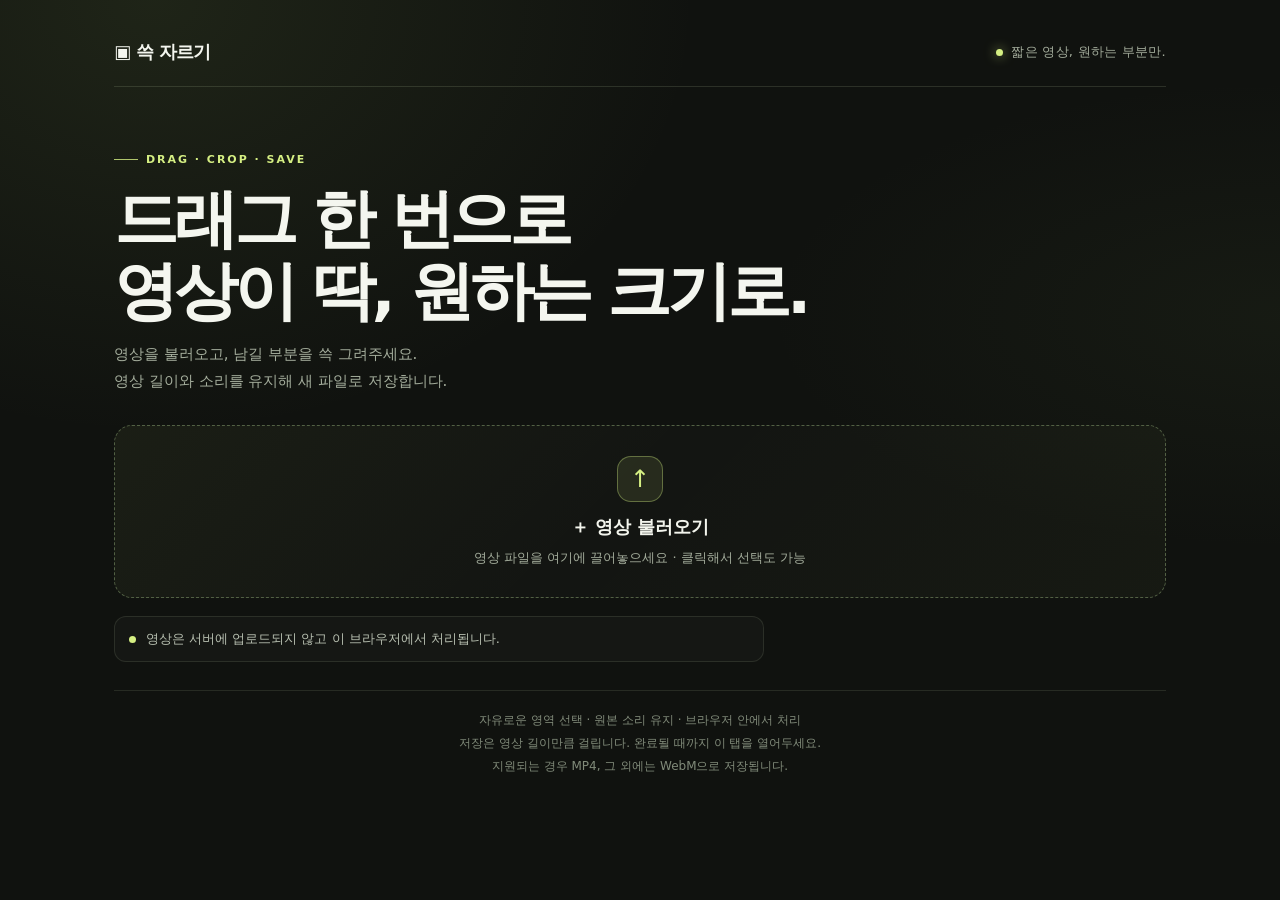
<file: tools/video-crop.html>
<!doctype html><html lang="ko"><meta charset="utf-8"><meta name="viewport" content="width=device-width,initial-scale=1"><title>영상 쓱 자르기</title><style>:root{
  color-scheme:dark;
  font-family:Inter,ui-sans-serif,system-ui,-apple-system,"Segoe UI",sans-serif;
  color:#f0f3e9;
  background:#10120f;
  --bg:#10120f;
  --panel:#181c17;
  --panel-2:#20261e;
  --line:#343d30;
  --muted:#a3ac9b;
  --accent:#d5ef83;
  --accent-ink:#202819;
}
*{box-sizing:border-box}
html{min-height:100%;background:var(--bg)}
body{
  margin:0;
  min-height:100vh;
  background:
    radial-gradient(ellipse at 12% 0%,rgba(139,169,86,.12),transparent 34rem),
    radial-gradient(ellipse at 100% 35%,rgba(89,111,62,.09),transparent 32rem),
    var(--bg);
}
main{max-width:1120px;margin:auto;padding:30px 34px 42px}
header{
  display:flex;justify-content:space-between;align-items:center;gap:16px;
  padding:10px 0 22px;border-bottom:1px solid rgba(201,218,176,.15);
  color:var(--muted);font-size:13px;letter-spacing:.02em
}
.brand{
  display:inline-flex;align-items:center;gap:9px;
  color:#f4f6ef;font-size:18px;font-weight:760;letter-spacing:-.04em
}
.brand::first-letter{color:var(--accent)}
header>span:last-child{display:flex;align-items:center;gap:8px}
header>span:last-child::before{
  content:"";width:7px;height:7px;border-radius:50%;background:var(--accent);
  box-shadow:0 0 12px rgba(213,239,131,.7)
}
.intro{margin:58px 0 30px}
.intro small{
  display:inline-flex;align-items:center;gap:8px;
  color:var(--accent);font-size:11px;font-weight:750;letter-spacing:.18em
}
.intro small::before{content:"";width:24px;height:1px;background:var(--accent);opacity:.8}
h1{
  max-width:850px;margin:18px 0 14px;
  color:#f4f6ef;font-size:clamp(36px,6vw,64px);line-height:1.12;
  letter-spacing:-.065em;font-weight:740
}
p{max-width:650px;margin:0;color:var(--muted);font-size:15px;line-height:1.8}
.upload{
  position:relative;display:flex;min-height:170px;align-items:center;justify-content:center;
  flex-direction:column;gap:10px;padding:30px;
  border:1px dashed #526044;border-radius:18px;
  background:linear-gradient(135deg,rgba(213,239,131,.055),rgba(255,255,255,.015) 48%,rgba(213,239,131,.035));
  color:#f3f5ed;cursor:pointer;font-weight:720;font-size:18px;
  transition:border-color .2s ease,background .2s ease,transform .2s ease,box-shadow .2s ease
}
.upload::before{
  content:"↑";display:grid;place-items:center;width:44px;height:44px;margin-bottom:3px;
  border:1px solid rgba(213,239,131,.35);border-radius:14px;background:rgba(213,239,131,.1);
  color:var(--accent);font-size:24px;font-weight:400
}
.upload:hover,.upload.dragover{
  border-color:var(--accent);background:rgba(213,239,131,.09);
  box-shadow:0 0 0 4px rgba(213,239,131,.07);transform:translateY(-1px)
}
.upload span{color:var(--muted);font-size:13px;font-weight:450}
.upload input{position:absolute;width:1px;height:1px;opacity:0}
.upload:focus-within{outline:2px solid var(--accent);outline-offset:4px}
#editor{
  margin-top:22px;padding:22px;border:1px solid var(--line);border-radius:20px;
  background:linear-gradient(160deg,rgba(33,39,30,.98),rgba(23,27,22,.98));
  box-shadow:0 24px 70px rgba(0,0,0,.23)
}
.heading{
  display:flex;justify-content:space-between;align-items:center;gap:16px;
  margin-bottom:16px;font-size:14px;overflow-wrap:anywhere
}
.heading strong{color:#f2f4ec;font-size:15px;font-weight:700}
.heading span{
  padding:7px 10px;border:1px solid var(--line);border-radius:999px;
  color:var(--muted);font-size:12px;white-space:nowrap
}
.workspace{
  display:flex;justify-content:center;overflow:hidden;padding:18px;
  border:1px solid rgba(201,218,176,.1);border-radius:15px;
  background:
    linear-gradient(45deg,#1c211a 25%,transparent 25%,transparent 75%,#1c211a 75%),
    linear-gradient(45deg,#1c211a 25%,transparent 25%,transparent 75%,#1c211a 75%),#141713;
  background-position:0 0,10px 10px;background-size:20px 20px
}
.stage{position:relative;max-width:100%;line-height:0;touch-action:none}
.stage video{display:block;max-width:100%;max-height:520px;width:auto;height:auto;border-radius:5px}
#overlay{position:absolute;inset:0;width:100%;height:100%;cursor:crosshair;touch-action:none}
.controls{display:flex;align-items:center;gap:12px;margin:16px 0 20px}
.controls input{flex:1;min-width:20px;accent-color:var(--accent)}
.controls>span{min-width:38px;color:var(--muted);font-variant-numeric:tabular-nums;font-size:12px}
button,a.primary{
  display:inline-flex;align-items:center;justify-content:center;gap:7px;
  min-height:42px;padding:10px 15px;border:1px solid var(--line);border-radius:11px;
  background:#20261f;color:#edf1e6;text-decoration:none;font:inherit;font-size:13px;
  font-weight:620;cursor:pointer;transition:background .18s ease,border-color .18s ease,transform .18s ease
}
button:hover:not(:disabled),a.primary:hover{border-color:#69775b;background:#293127;transform:translateY(-1px)}
button:focus-visible,a:focus-visible{outline:2px solid var(--accent);outline-offset:3px}
button:disabled{opacity:.48;cursor:wait}
.primary,button.primary{
  border-color:var(--accent);background:var(--accent);color:var(--accent-ink);font-weight:760
}
.primary:hover:not(:disabled),button.primary:hover:not(:disabled){border-color:#e5f6af;background:#e5f6af}
.bottom{display:flex;align-items:center;justify-content:space-between;gap:18px}
.bottom strong{color:#edf1e6;font-size:14px}
.bottom p{margin-top:5px;font-size:12px}
.actions{display:flex;flex-wrap:wrap;gap:8px}
#status{
  display:flex;align-items:center;gap:10px;margin:18px 0 0;padding:12px 14px;
  border:1px solid rgba(201,218,176,.12);border-radius:12px;
  background:rgba(255,255,255,.025);color:#b8c0b1;font-size:13px;line-height:1.55
}
#status::before{content:"";width:7px;height:7px;flex:0 0 7px;border-radius:50%;background:var(--accent)}
progress{display:block;width:100%;height:7px;margin-top:14px;overflow:hidden;border:0;border-radius:99px;accent-color:var(--accent)}
progress::-webkit-progress-bar{background:#2b3228;border-radius:99px}
progress::-webkit-progress-value{background:var(--accent);border-radius:99px}
#result{margin-top:22px;padding-top:22px;border-top:1px solid var(--line)}
#result h2{margin:0;color:#f2f4ec;font-size:22px;letter-spacing:-.03em}
#output{
  display:block;max-width:100%;max-height:420px;margin:18px 0;
  border:1px solid var(--line);border-radius:14px;background:#0a0c0a
}
footer{
  margin:28px 0 0;padding-top:18px;border-top:1px solid rgba(201,218,176,.12);
  color:#818b7a;text-align:center;font-size:12px;line-height:1.9
}
[hidden]{display:none!important}
:root .volume{display:flex;align-items:center;gap:5px;flex-shrink:0;color:var(--muted);font-size:12px}
.controls .volume input{width:88px;flex:none}
@media(max-width:680px){
  main{padding:20px 16px 30px}
  header{padding-bottom:17px}
  header>span:last-child{font-size:11px}
  .intro{margin:40px 0 24px}
  h1{font-size:clamp(34px,10vw,48px);letter-spacing:-.055em}
  .intro p{font-size:14px}
  .upload{min-height:148px;padding:24px 16px;text-align:center}
  #editor{padding:13px;border-radius:16px}
  .heading{align-items:flex-start;flex-direction:column;gap:7px}
  .workspace{padding:8px;border-radius:11px}
  .stage video{max-height:58vh}
  .controls{flex-wrap:wrap;gap:9px;margin:13px 0 17px}
  .controls>input{flex-basis:35%}
  .controls .volume input{width:68px}
  .bottom{align-items:flex-start;flex-direction:column}
  .actions{width:100%}
  .actions button{flex:1}
}
@media(prefers-reduced-motion:reduce){
  *,*::before,*::after{scroll-behavior:auto!important;transition:none!important}
}</style>
<body><main><header><span class="brand">▣ 쓱 자르기</span><span>짧은 영상, 원하는 부분만.</span></header><section class="intro"><small>DRAG · CROP · SAVE</small><h1>드래그 한 번으로<br>영상이 딱, 원하는 크기로.</h1><p>영상을 불러오고, 남길 부분을 쓱 그려주세요.<br>영상 길이와 소리를 유지해 새 파일로 저장합니다.</p></section>
<label class="upload" id="upload">＋ 영상 불러오기<input id="file" type="file" accept="video/*"><span>내 컴퓨터의 영상 · 20초 내외 권장</span></label>
<section id="editor" hidden><div class="heading"><strong id="name"></strong><span id="meta"></span></div><div class="workspace"><div class="stage" id="stage"><video id="video" playsinline preload="auto"></video><canvas id="overlay" aria-label="드래그로 크롭 영역 선택"></canvas></div></div><div class="controls"><button id="play">▶ 재생</button><input id="seek" type="range" min="0" max="1" value="0" step="0.01" aria-label="영상 위치"><span id="time">0:00</span></div><div class="bottom"><div><strong id="size">영상을 드래그해 영역을 선택하세요</strong><p>드래그로 다시 선택 · Esc로 전체 영역 복원</p></div><div class="actions"><button id="reset">전체 영역</button><button class="primary" id="export">잘라서 저장 ↓</button><button id="cancel" hidden>취소</button></div></div></section>
<p id="status" role="status" aria-live="polite">영상은 서버에 업로드되지 않고 이 브라우저에서 처리됩니다.</p><progress id="progress" max="1" value="0" hidden></progress><section id="result" hidden><h2>잘린 영상이 준비됐어요.</h2><video id="output" controls playsinline></video><a id="download" class="primary">파일 저장 ↓</a></section><footer>자유로운 영역 선택 · 원본 소리 유지 · 브라우저 안에서 처리<br>저장은 영상 길이만큼 걸립니다. 완료될 때까지 이 탭을 열어두세요.<br>지원되는 경우 MP4, 그 외에는 WebM으로 저장됩니다.</footer></main><script>'use strict';
const $=id=>document.getElementById(id), v=$('video'), layer=$('overlay'), ctx=layer.getContext('2d');
let crop=null,start=null,busy=false,fileName='video',sourceURL,resultURL,audio,sourceNode,destination,monitorGain,abortExport;
let previewVolume=1;
function applyVolume(){if(monitorGain){v.volume=1;monitorGain.gain.value=busy?0:previewVolume;}else v.volume=previewVolume;}
const volumeWrap=document.createElement('label');volumeWrap.className='volume';volumeWrap.textContent='🔊 ';
const volumeSlider=document.createElement('input');volumeSlider.type='range';volumeSlider.min='0';volumeSlider.max='1';volumeSlider.step='0.01';volumeSlider.value='1';volumeSlider.setAttribute('aria-label','미리보기 볼륨');volumeSlider.title='미리보기 볼륨 (저장 파일의 소리는 유지)';volumeWrap.append(volumeSlider);$('play').after(volumeWrap);
volumeSlider.oninput=()=>{previewVolume=Number(volumeSlider.value);applyVolume();volumeWrap.firstChild.textContent=previewVolume===0?'🔇 ':'🔊 ';};
const status=s=>$('status').textContent=s;
const format=t=>`${Math.floor(t/60)}:${String(Math.floor(t%60)).padStart(2,'0')}`;
function full(){return {x:0,y:0,w:v.videoWidth,h:v.videoHeight};}
function draw(){if(!v.videoWidth)return;layer.width=v.videoWidth;layer.height=v.videoHeight;ctx.clearRect(0,0,layer.width,layer.height);if(crop){ctx.fillStyle='rgba(0,0,0,.55)';ctx.fillRect(0,0,layer.width,layer.height);ctx.clearRect(crop.x,crop.y,crop.w,crop.h);ctx.strokeStyle='#d4ef86';ctx.lineWidth=Math.max(2,v.videoWidth/250);ctx.strokeRect(crop.x,crop.y,crop.w,crop.h);}$('size').textContent=crop?`${Math.round(crop.w)} × ${Math.round(crop.h)} px`:'영상을 드래그해 영역을 선택하세요';}
function point(e){const r=layer.getBoundingClientRect();return {x:Math.max(0,Math.min(v.videoWidth,(e.clientX-r.left)/r.width*v.videoWidth)),y:Math.max(0,Math.min(v.videoHeight,(e.clientY-r.top)/r.height*v.videoHeight))};}
function reset(){crop=null;draw();}
layer.onpointerdown=e=>{if(busy||!v.videoWidth)return;v.pause();start=point(e);layer.setPointerCapture(e.pointerId);};
layer.onpointermove=e=>{if(!start)return;const p=point(e);crop={x:Math.min(start.x,p.x),y:Math.min(start.y,p.y),w:Math.abs(p.x-start.x),h:Math.abs(p.y-start.y)};draw();};
layer.onpointerup=e=>{if(!start)return;layer.onpointermove(e);start=null;if(crop.w<4||crop.h<4)reset();};
layer.onpointercancel=()=>{start=null;reset();};
$('reset').onclick=reset;document.addEventListener('keydown',e=>{if(e.key==='Escape'&&!busy)reset();});
function loadFile(f){if(!f||busy)return;if(!(f.type.startsWith('video/')||/\.(mp4|webm|mov|m4v|mkv|avi)$/i.test(f.name))){status('영상 파일을 선택해주세요.');return;}v.pause();if(sourceURL)URL.revokeObjectURL(sourceURL);if(resultURL)URL.revokeObjectURL(resultURL);$('output').removeAttribute('src');$('output').load();$('result').hidden=true;fileName=f.name.replace(/\.[^.]+$/,'');sourceURL=URL.createObjectURL(f);v.src=sourceURL;$('editor').hidden=true;crop=null;applyVolume();status('영상을 불러오는 중…');}
$('file').onchange=()=>loadFile($('file').files[0]);
$('upload').lastElementChild.textContent='영상 파일을 여기에 끌어놓으세요 · 클릭해서 선택도 가능';
let dragDepth=0;
document.addEventListener('dragenter',e=>{if(!Array.from(e.dataTransfer?.types||[]).includes('Files'))return;e.preventDefault();dragDepth++;if(!busy)$('upload').classList.add('dragover');});
document.addEventListener('dragover',e=>{if(!Array.from(e.dataTransfer?.types||[]).includes('Files'))return;e.preventDefault();e.dataTransfer.dropEffect=busy?'none':'copy';});
document.addEventListener('dragleave',()=>{dragDepth=Math.max(0,dragDepth-1);if(!dragDepth)$('upload').classList.remove('dragover');});
document.addEventListener('drop',e=>{e.preventDefault();dragDepth=0;$('upload').classList.remove('dragover');if(busy)return;const files=Array.from(e.dataTransfer?.files||[]);if(files.length>1){status('영상은 한 번에 하나씩 끌어놓아 주세요.');return;}loadFile(files[0]);});
v.onloadedmetadata=()=>{if(!Number.isFinite(v.duration)||v.duration<=0){status('영상 길이를 읽지 못했습니다. 다른 파일을 선택해주세요.');return;}$('editor').hidden=false;$('name').textContent=fileName;$('meta').textContent=`${v.videoWidth} × ${v.videoHeight} · ${format(v.duration)}`;$('seek').max=v.duration;draw();status('영상에서 남길 부분을 드래그한 뒤 “잘라서 저장”을 누르세요.');};
v.onerror=()=>{status('이 브라우저에서 재생할 수 없는 영상입니다. MP4 또는 WebM 파일을 시도해주세요.');abortExport?.(new Error('영상 재생 오류'));};
$('play').onclick=async()=>{if(busy)return;if(v.paused){if(audio)await audio.resume();try{await v.play();}catch{status('재생하지 못했습니다. 다른 영상 파일을 선택해주세요.');}}else v.pause();};
v.onplay=()=>$('play').textContent='Ⅱ 일시정지';v.onpause=()=>$('play').textContent='▶ 재생';v.ontimeupdate=()=>{$('seek').value=v.currentTime;$('time').textContent=format(v.currentTime);if(busy)$('progress').value=v.currentTime/v.duration;};
$('seek').oninput=()=>{if(!busy)v.currentTime=Number($('seek').value);};
function lock(on){busy=on;for(const id of ['file','play','seek','reset','export'])$(id).disabled=on;$('cancel').hidden=!on;$('progress').hidden=!on;}
function seekZero(){return new Promise((resolve,reject)=>{if(v.currentTime===0)return resolve();const timeout=setTimeout(()=>{v.removeEventListener('seeked',done);reject(new Error('영상 시작 위치를 불러오지 못했습니다.'));},10000);function done(){clearTimeout(timeout);resolve();}v.addEventListener('seeked',done,{once:true});v.currentTime=0;});}
$('cancel').onclick=()=>abortExport?.(new Error('저장을 취소했습니다.'));
$('export').onclick=async()=>{
 if(busy||!v.videoWidth)return;
 if(!window.MediaRecorder||!HTMLCanvasElement.prototype.captureStream){status('최신 Chrome 또는 Edge에서 열어주세요.');return;}
 const area=crop||full(), box={x:Math.floor(area.x),y:Math.floor(area.y),w:Math.floor(area.w/2)*2,h:Math.floor(area.h/2)*2};
 if(box.w<2||box.h<2){status('조금 더 큰 영역을 선택해주세요.');return;}
 lock(true);$('progress').value=0;$('result').hidden=true;status('저장 중… 완료될 때까지 이 탭을 열어두세요.');
 const canvas=document.createElement('canvas');canvas.width=box.w;canvas.height=box.h;const c=canvas.getContext('2d');let stream,rec,raf,timer,recordingError;
 const before=v.currentTime;
 try{
  v.pause();v.playbackRate=1;await seekZero();
  if(!audio){audio=new AudioContext();sourceNode=audio.createMediaElementSource(v);destination=audio.createMediaStreamDestination();monitorGain=audio.createGain();sourceNode.connect(destination);sourceNode.connect(monitorGain);monitorGain.connect(audio.destination);}applyVolume();await audio.resume();
  const paint=()=>{c.drawImage(v,box.x,box.y,box.w,box.h,0,0,box.w,box.h);raf=requestAnimationFrame(paint);};paint();stream=canvas.captureStream(30);for(const track of destination.stream.getAudioTracks())stream.addTrack(track.clone());
  const mime=['video/mp4;codecs=avc1.42001E,mp4a.40.2','video/webm;codecs=vp8,opus','video/webm'].find(t=>MediaRecorder.isTypeSupported(t));if(!mime)throw new Error('이 브라우저는 영상 저장 형식을 지원하지 않습니다.');
  rec=new MediaRecorder(stream,{mimeType:mime,videoBitsPerSecond:6000000,audioBitsPerSecond:128000});const chunks=[];
  const blob=await new Promise((resolve,reject)=>{
   const stop=err=>{if(err)recordingError=err;v.pause();if(rec.state!=='inactive')rec.stop();else reject(err||new Error('녹화를 시작하지 못했습니다.'));};abortExport=stop;
   v.onended=()=>stop();rec.ondataavailable=e=>{if(e.data.size)chunks.push(e.data);};rec.onerror=e=>stop(e.error||new Error('저장 오류'));rec.onstop=()=>recordingError?reject(recordingError):resolve(new Blob(chunks,{type:rec.mimeType}));
   timer=setTimeout(()=>stop(new Error('처리 시간이 초과됐습니다. 탭을 열어두고 다시 시도해주세요.')),(v.duration+30)*1000);rec.start(250);v.play().catch(stop);
  });
  if(blob.size<100)throw new Error('영상 저장에 실패했습니다. 다시 시도해주세요.');if(resultURL)URL.revokeObjectURL(resultURL);resultURL=URL.createObjectURL(blob);$('output').src=resultURL;const a=$('download');a.href=resultURL;a.download=`${fileName}-crop-${box.w}x${box.h}.${blob.type.includes('mp4')?'mp4':'webm'}`;$('result').hidden=false;a.click();status('완료! 다운로드가 시작됐습니다. 아래에서 결과를 확인하거나 다시 저장하세요.');
 }catch(e){status(e.message||'저장하지 못했습니다. 다시 시도해주세요.');}
 finally{clearTimeout(timer);cancelAnimationFrame(raf);v.pause();v.onended=null;abortExport=null;stream?.getTracks().forEach(t=>t.stop());lock(false);applyVolume();v.currentTime=Math.min(before,v.duration||0);}
};
document.addEventListener('visibilitychange',()=>{if(document.hidden&&busy)abortExport?.(new Error('탭을 벗어나 저장을 중단했습니다. 이 탭을 열어둔 채 다시 저장해주세요.'));});
</script></body></html>
</file>
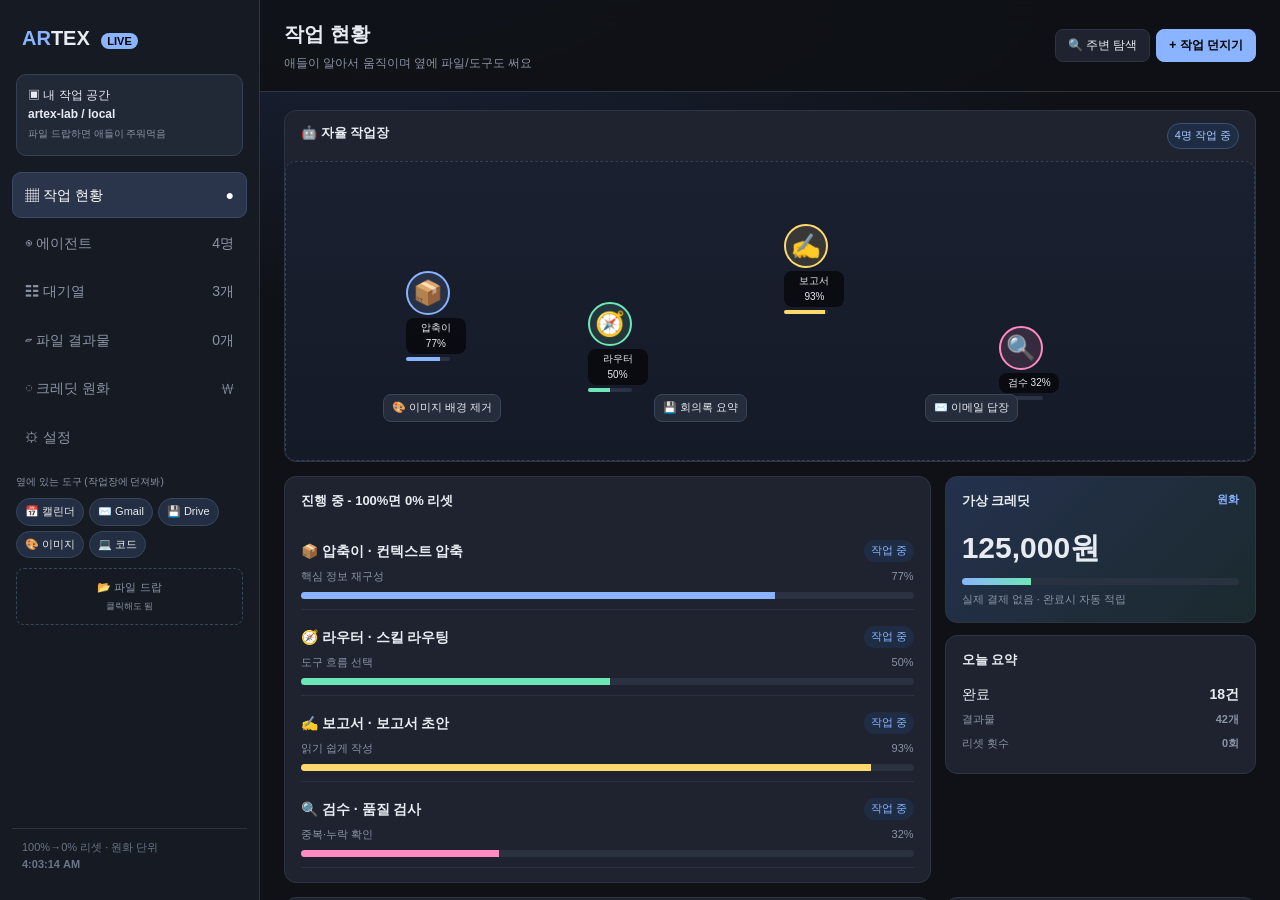
<file: toys/artex.html>
<!doctype html>
<html lang="ko">
<head>
<meta charset="utf-8"><meta name="viewport" content="width=device-width,initial-scale=1">
<title>ARTEX V2 - 알아서 일하는 애들</title>
<style>
:root{--bg:#0f1116;--side:#161a22;--panel:#1e232f;--line:#2d3444;--text:#e8ecf2;--muted:#8b93a5;--accent:#8ab4ff;--green:#6ee7b7;--yellow:#ffd86e}
*{box-sizing:border-box}body{margin:0;background:var(--bg);color:var(--text);font:14px/1.6 Pretendard,Segoe UI,sans-serif;overflow:hidden}
.app{display:grid;grid-template-columns:260px 1fr;height:100vh}
.side{background:var(--side);border-right:1px solid var(--line);display:flex;flex-direction:column;padding:16px 12px}
.brand{font-size:20px;font-weight:900;padding:6px 10px 16px}.brand b{color:var(--accent)}.brand i{font-style:normal;font-size:11px;background:var(--accent);color:#000;padding:2px 6px;border-radius:20px;margin-left:6px}
.project{background:#212937;border:1px solid #334055;border-radius:10px;padding:11px;margin:4px 4px 14px;font-size:12px}
.nav{padding:11px 12px;border-radius:9px;margin:2px 0;color:var(--muted);cursor:pointer;display:flex;justify-content:space-between;align-items:center;border:1px solid transparent}
.nav:hover{background:#222938;color:#fff}.nav.active{background:#2a344a;color:#fff;border-color:#3a4a68}
.sidefoot{margin-top:auto;padding:10px;color:#6b7588;font-size:11px;border-top:1px solid var(--line)}
.main{overflow:auto;background:radial-gradient(800px 400px at 10% -10%,#1c2740,transparent),var(--bg)}
.top{display:flex;justify-content:space-between;align-items:center;padding:18px 24px;border-bottom:1px solid var(--line);position:sticky;top:0;background:rgba(15,17,22,.9);backdrop-filter:blur(10px);z-index:5}
.btn{border:1px solid var(--line);background:var(--panel);color:var(--text);padding:7px 12px;border-radius:8px;cursor:pointer;font-size:12px}
.btn.primary{background:var(--accent);color:#000;font-weight:700;border-color:var(--accent)}
.content{padding:18px 24px;display:grid;grid-template-columns:1.35fr .65fr;gap:14px}
.panel{background:var(--panel);border:1px solid var(--line);border-radius:12px;padding:14px 16px}
.panel h2{font-size:13px;margin:0 0 12px;display:flex;justify-content:space-between}
.field{position:relative;height:300px;background:linear-gradient(180deg,#1a2030,#151a27);border-radius:10px;border:1px dashed #334055;overflow:hidden}
.agent-dot{position:absolute;width:60px;transition:all 1.2s ease;cursor:pointer;user-select:none}
.agent-dot .body{width:44px;height:44px;border-radius:50%;display:grid;place-items:center;font-size:24px;border:2px solid rgba(255,255,255,.2)}
.agent-dot .label{font-size:10px;background:rgba(0,0,0,.6);padding:2px 5px;border-radius:8px;text-align:center;margin-top:3px}
.agent-dot .bar{height:4px;background:#2a3245;border-radius:8px;margin-top:3px;overflow:hidden;width:44px}.fill{height:100%;transition:width .4s}
.speech{position:absolute;top:-28px;left:50%;transform:translateX(-50%);background:#fff;color:#111;font-size:11px;padding:3px 7px;border-radius:8px;white-space:nowrap}
.taskchip{position:absolute;background:#252c3b;border:1px solid #3a455c;border-radius:8px;padding:4px 8px;font-size:11px}
.progress{height:7px;background:#2a3242;border-radius:10px;overflow:hidden;margin-top:6px}.progress .f{height:100%;background:linear-gradient(90deg,#8ab4ff,#6ee7b7);transition:width .5s}
.row{display:flex;justify-content:space-between;margin:6px 0}.tiny{font-size:11px;color:var(--muted)}
.list .event{padding:8px 0;border-bottom:1px solid #2a3242;display:flex;justify-content:space-between;font-size:12px}
.logbox{font-family:Consolas,monospace;font-size:11px;line-height:1.6;max-height:200px;overflow:auto;background:#0c0e14;border-radius:8px;padding:10px;border:1px solid #232a3a}
.dropzone{border:1px dashed #3a4660;border-radius:8px;padding:10px;text-align:center;color:var(--muted);font-size:11px;margin-top:10px;cursor:pointer}
.dropzone.drag{background:#25324a;color:#fff;border-color:var(--accent)}
.tools{display:flex;flex-wrap:wrap;gap:5px;margin-top:8px}.tool{font-size:11px;background:#242e42;border:1px solid #36465f;padding:4px 8px;border-radius:16px;cursor:grab}
.view{display:none}.content.view.active{display:grid}
.badge{font-size:11px;padding:3px 7px;border-radius:16px;border:1px solid #3d5273;background:#1f2d44;color:#a8c8ff}
.fileitem{display:flex;justify-content:space-between;padding:7px 10px;background:#232b3d;border-radius:7px;margin:5px 0;font-size:12px}
#confetti{position:fixed;inset:0;pointer-events:none}

.modal-back{position:fixed;inset:0;background:rgba(0,0,0,.55);backdrop-filter:blur(6px);display:none;place-items:center;z-index:99}
.modal-back.show{display:grid}
.modal{width:380px;background:linear-gradient(135deg,#24314d,#1e2a3a);border:1px solid #3a4a68;border-radius:16px;padding:20px;box-shadow:0 20px 60px rgba(0,0,0,.6);transform:scale(.9);animation:pop .3s forwards}
@keyframes pop{to{transform:scale(1)}}
.modal h3{margin:0 0 8px;font-size:16px}
.modal p{margin:0;color:var(--muted);font-size:12px;line-height:1.5}
.modal .bar2{height:6px;background:#2a3242;border-radius:10px;overflow:hidden;margin:14px 0}
.modal .bar2 .f2{height:100%;background:linear-gradient(90deg,#8ab4ff,#6ee7b7);width:100%;transition:width linear}
.modal .foot{display:flex;justify-content:space-between;align-items:center;margin-top:10px}

</style>
</head>
<body>
<canvas id="confetti"></canvas>

<div class="modal-back" id="modalBack"><div class="modal" id="modal"><h3 id="modalTitle">🎉 작업 완료!</h3><p id="modalDesc">에이전트가 파일을 처리했어요. 이 창은 4초 뒤에 자동으로 닫혀요.</p><div class="bar2"><div class="f2" id="modalBar"></div></div><div class="foot"><span class="tiny" id="modalTimer">4초 후 닫힘</span><button class="btn" onclick="closeModal()">닫기</button></div></div></div>

<div class="app">
<aside class="side">
<div class="brand"><b>AR</b>TEX <i>LIVE</i></div>
<div class="project">▣ 내 작업 공간<br><b>artex-lab / local</b><br><span style="color:var(--muted);font-size:10px">파일 드랍하면 애들이 주워먹음</span></div>
<div id="menu">
<div class="nav active" data-view="dashboard">▦ 작업 현황 <span>●</span></div>
<div class="nav" data-view="agents">◉ 에이전트 <span>4명</span></div>
<div class="nav" data-view="queue">☷ 대기열 <span id="mq">3개</span></div>
<div class="nav" data-view="files">▱ 파일 결과물 <span id="mf">0개</span></div>
<div class="nav" data-view="credit">◌ 크레딧 원화 <span>₩</span></div>
<div class="nav" data-view="settings">⚙ 설정</div>
</div>
<div style="margin:12px 4px">
<div style="font-size:10px;color:var(--muted)">옆에 있는 도구 (작업장에 던져봐)</div>
<div class="tools">
<div class="tool" draggable="true" data-tool="calendar">📅 캘린더</div>
<div class="tool" draggable="true" data-tool="gmail">✉️ Gmail</div>
<div class="tool" draggable="true" data-tool="drive">💾 Drive</div>
<div class="tool" draggable="true" data-tool="image">🎨 이미지</div>
<div class="tool" draggable="true" data-tool="code">💻 코드</div>
</div>
<div class="dropzone" id="drop">📂 파일 드랍<br><small>클릭해도 됨</small></div>
<div id="chips"></div>
</div>
<div class="sidefoot">100%→0% 리셋 · 원화 단위<br><b id="clock"></b></div>
</aside>
<main class="main">
<div class="top"><div><h1 id="vTitle" style="margin:0;font-size:20px">작업 현황</h1><p style="margin:4px 0 0;color:var(--muted);font-size:12px">애들이 알아서 움직이며 옆에 파일/도구도 써요</p></div><div style="display:flex;gap:6px"><button class="btn" id="scan">🔍 주변 탐색</button><button class="btn primary" id="throw">+ 작업 던지기</button></div></div>
<div class="content" id="dashboard">
<div class="panel" style="grid-column:1/-1;padding:0;overflow:hidden"><div style="padding:12px 16px;display:flex;justify-content:space-between"><h2 style="margin:0">🤖 자율 작업장</h2><span class="badge" id="fieldStat">4명 작업 중</span></div><div class="field" id="field"></div></div>
<div class="panel"><h2>진행 중 - 100%면 0% 리셋 <span id="resetInfo" style="color:var(--yellow);font-size:11px"></span></h2><div id="agents"></div></div>
<div><div class="panel" style="background:linear-gradient(135deg,#24314d,#1b2a2e)"><h2>가상 크레딧 <small style="color:var(--accent)">원화</small></h2><div style="font-size:30px;font-weight:900" id="credit">125,000원</div><div class="progress"><div class="f" id="cbar" style="width:60%"></div></div><div class="tiny" style="margin-top:6px">실제 결제 없음 · 완료시 자동 적립</div></div><div class="panel" style="margin-top:12px"><h2>오늘 요약</h2><div class="row"><span>완료</span><b id="done">18건</b></div><div class="row tiny"><span>결과물</span><b id="files">42개</b></div><div class="row tiny"><span>리셋 횟수</span><b id="resets">0회</b></div></div></div>
<div class="panel"><h2>최근 활동</h2><div id="events" class="list"></div></div>
<div class="panel"><h2>상태</h2><div id="status"></div></div>
<div class="panel" style="grid-column:1/-1"><h2>실시간 로그</h2><div id="logs" class="logbox"></div></div>
</div>
<div class="content view" id="agentsView"><div class="panel" style="grid-column:1/-1"><h2>에이전트 상세 (클릭해서 찌르기)</h2><div id="agentsDetail" style="display:grid;grid-template-columns:repeat(auto-fill,minmax(200px,1fr));gap:10px"></div></div></div>
<div class="content view" id="queueView"><div class="panel" style="grid-column:1/-1"><h2>대기열</h2><div id="queueList"></div></div></div>
<div class="content view" id="filesView"><div class="panel" style="grid-column:1/-1"><h2>파일 및 결과물</h2><div id="filesList"></div></div></div>
<div class="content view" id="creditView"><div class="panel" style="grid-column:1/-1"><h2>크레딧 내역 (원)</h2><div id="creditHist"></div></div></div>
<div class="content view" id="settingsView"><div class="panel" style="grid-column:1/-1"><h2>설정</h2><p class="tiny">속도 <input type="range" id="speed" min="0.5" max="3" step="0.5" value="1"> <span id="sval">1x</span> | 성격 <select id="mood"><option>재미있게</option><option>바쁘게</option><option>게으르게</option></select></p></div></div>
</main>
</div>
<script>
const escapeFileName = (value) => String(value).replace(/[&<>]/g, (c) => ({'&':'&amp;','<':'&lt;','>':'&gt;'}[c]));
let jobs=[{id:1,n:'압축이',e:'📦',c:'#8ab4ff',s:'컨텍스트 압축',d:'핵심 정보 재구성',p:74},{id:2,n:'라우터',e:'🧭',c:'#6ee7b7',s:'스킬 라우팅',d:'도구 흐름 선택',p:48},{id:3,n:'보고서',e:'✍️',c:'#ffd86e',s:'보고서 초안',d:'읽기 쉽게 작성',p:89},{id:4,n:'검수',e:'🔍',c:'#ff8ac4',s:'품질 검사',d:'중복·누락 확인',p:31}];
let done=18,files=42,credit=125000,resets=0;
let queue=[{id:1,t:'이미지 배경 제거',ic:'🎨'},{id:2,t:'회의록 요약',ic:'💾'},{id:3,t:'이메일 답장',ic:'✉️'}];
let userFiles=[];let hist=[{t:'시작 크레딧',a:125000,ti:new Date().toLocaleTimeString()}];
const $=s=>document.querySelector(s);
const field=$('#field');

let modalTimeout=null;
let modalInterval=null;
function openModal(title,desc,sec=4){
  $('#modalTitle').textContent=title;
  $('#modalDesc').textContent=desc;
  let back=$('#modalBack');back.classList.add('show');
  let bar=$('#modalBar');bar.style.transition='none';bar.style.width='100%';
  setTimeout(()=>{bar.style.transition=`width ${sec}s linear`;bar.style.width='0%';},50);
  let left=sec;
  $('#modalTimer').textContent=left+'초 후 닫힘';
  if(modalInterval) clearInterval(modalInterval);
  modalInterval=setInterval(()=>{left--; if(left>=0) $('#modalTimer').textContent=left+'초 후 닫힘';},1000);
  if(modalTimeout) clearTimeout(modalTimeout);
  modalTimeout=setTimeout(()=>closeModal(),sec*1000);
  confetti('#8ab4ff');
}
function closeModal(){
  $('#modalBack').classList.remove('show');
  if(modalTimeout) clearTimeout(modalTimeout);
  if(modalInterval) clearInterval(modalInterval);
}
$('#modalBack').addEventListener('click',e=>{ if(e.target.id==='modalBack') closeModal(); });

function init(){
field.innerHTML='';jobs.forEach((j,i)=>{
let d=document.createElement('div');d.className='agent-dot';d.id='dot-'+j.id;d.style.left=(10+i*20+Math.random()*5)+'%';d.style.top=(15+Math.random()*50)+'%';
d.innerHTML=`<div class="body" style="background:${j.c}22;border-color:${j.c}">${j.e}</div><div class="label">${j.n} ${j.p|0}%</div><div class="bar"><div class="fill" id="f-${j.id}" style="width:${j.p}%;background:${j.c}"></div></div>`;
d.onclick=()=>poke(j.id);field.appendChild(d);move(j.id);
});queue.forEach((q,i)=>{let c=document.createElement('div');c.className='taskchip';c.style.left=(10+i*28)+'%';c.style.top='78%';c.textContent=q.ic+' '+q.t;field.appendChild(c);});
render();
}
function move(id){setInterval(()=>{let d=$('#dot-'+id);if(!d||document.querySelector('.view.active'))return; d.style.left=Math.random()*75+5+'%'; d.style.top=Math.random()*60+10+'%'; if(Math.random()>.7) speech(id,['파일 냄새','내가 할게!','툴 쓴다','거의 다됨'][Math.random()*4|0]);},1900+Math.random()*1500);}
function speech(id,txt){let dot=$('#dot-'+id);if(!dot)return;let s=dot.querySelector('.speech');if(s)s.remove();s=document.createElement('div');s.className='speech';s.textContent=txt;dot.appendChild(s);setTimeout(()=>s.remove(),1300);}
function render(){
let ag=$('#agents');ag.innerHTML='';let det=$('#agentsDetail');det.innerHTML='';
jobs.forEach(j=>{
let r=document.createElement('div');r.style.padding='10px 0';r.style.borderBottom='1px solid #2a3242';
r.innerHTML=`<div class="row"><b>${j.e} ${j.n} · ${j.s}</b><span style="font-size:11px;background:${j.p>=100?'#17342d':'#1f2d44'};color:${j.p>=100?'#6ee7b7':'#8ab4ff'};padding:2px 7px;border-radius:12px">${j.p>=100?'완료! 리셋중':'작업 중'}</span></div><div class="tiny">${j.d} <span style="float:right">${j.p|0}%</span></div><div class="progress"><div class="f" style="width:${j.p}%;background:${j.c}"></div></div>`;
ag.appendChild(r);
let card=document.createElement('div');card.className='panel';card.style.cursor='pointer';
card.innerHTML=`<div style="font-size:26px">${j.e}</div><b>${j.n}</b> ${j.s}<div class="progress"><div class="f" style="width:${j.p}%;background:${j.c}"></div></div><div class="tiny">${j.p.toFixed(1)}% ${j.p>=100?'(0% 리셋)':''}</div>`;
card.onclick=()=>poke(j.id);det.appendChild(card);
let dot=$('#dot-'+j.id);if(dot){dot.querySelector('.label').textContent=j.n+' '+(j.p|0)+'%';let f=$('#f-'+j.id);if(f)f.style.width=j.p+'%';}
});
$('#mq').textContent=queue.length+'개';$('#mf').textContent=userFiles.length+'개';
$('#done').textContent=done+'건';$('#files').textContent=files+'개';$('#credit').textContent=credit.toLocaleString()+'원';$('#cbar').style.width=(credit%100000)/1000+'%';
$('#queueList').innerHTML=queue.map(q=>`<div class="fileitem"><span>${q.ic} ${q.t}</span><button class="btn" onclick="useQ(${q.id})">투입</button></div>`).join('')||'<div class="tiny">대기 없음</div>';
$('#filesList').innerHTML=userFiles.map(f=>`<div class="fileitem"><span>📄 ${escapeFileName(f.name)}</span><span style="color:var(--green)">에이전트 사용중</span></div>`).join('')||'<div class="tiny">파일 없음. 왼쪽 드랍해보세요</div>';
$('#chips').innerHTML=userFiles.slice(-3).map(f=>`<div class="fileitem" style="font-size:10px;padding:4px 6px">📎 ${escapeFileName(f.name.slice(0,14))}</div>`).join('');
$('#creditHist').innerHTML=hist.map(h=>`<div class="fileitem"><span>${h.ti} ${h.t}</span><b style="color:var(--yellow)">+${h.a.toLocaleString()}원</b></div>`).join('');
$('#status').innerHTML=`<div class="event">오케스트레이터 <span style="color:var(--green)">정상</span></div><div class="event">로컬 파일 <span>감지 ${userFiles.length}개</span></div><div class="event">리셋 메커니즘 <span style="color:var(--green)">100%→0% 자동</span></div>`;
}
function tick(){
jobs.forEach(j=>{
let inc=(Math.random()*4+0.7)*(parseFloat($('#speed').value)||1);
let mood=$('#mood').value;if(mood=='게으르게')inc*=0.4;if(mood=='바쁘게')inc*=1.7;
j.p+=inc;
if(j.p>=100){j.p=100;render();setTimeout(()=>{log(j.n+' 100% 달성! 0%로 초기화하고 재작업 시작',true); openModal('✅ '+j.n+' 작업 완료!', j.s+' 작업이 100% 완료되어 0%로 리셋하고 다시 시작했어요. (자동으로 '+ (4) +'초 뒤 닫힘)', 4);done++;files+=Math.ceil(Math.random()*2);let earn=800+Math.random()*2000|0;credit+=earn;hist.unshift({t:j.n+' 완료',a:earn,ti:new Date().toLocaleTimeString()});j.p=0;resets++;$('#resets').textContent=resets+'회';confetti(j.c);speech(j.id,'리셋! 다시 간다!');render();},400);}
});
render();
if(Math.random()>.5) addEvent(); if(Math.random()>.5) addLog();
}
let acts=['컨텍스트 스냅샷 완료','이미지 6개 등록','크레딧 1,200원 적립','대기열 검증 완료','요약 저장'];
let logs=['작업 단계 추출','로컬 결과물 갱신','옆 Drive 파일 발견 → 자동 사용','Gmail 메일 컨텍스트 추가','스킬 선택','크레딧 업데이트'];
function addEvent(){let d=document.createElement('div');d.className='event';d.innerHTML=`<span>${acts[Math.random()*acts.length|0]}</span><span style="color:var(--muted)">방금 전</span>`;$('#events').prepend(d);if($('#events').children.length>5)$('#events').lastChild.remove();}
function addLog(){log(logs[Math.random()*logs.length|0]);}
function log(m,g){let d=document.createElement('div');d.innerHTML=`<span style="color:#6b7890">[${new Date().toLocaleTimeString()}]</span> <span style="color:${g?'#6ee7b7':'#8ab4ff'}">${g?'완료':'진행'}</span> `;d.append(document.createTextNode(m));$('#logs').prepend(d);if($('#logs').children.length>15)$('#logs').lastChild.remove();}
function poke(id){let j=jobs.find(x=>x.id==id);speech(id,['아야!','왜 찔러','일중 😤','보너스!'][Math.random()*4|0]);j.p+=8;credit+=100;log(j.n+' 찔림 +100원 보너스');render();}
window.useQ=id=>{let q=queue.find(x=>x.id==id);if(q){log(q.t+' 투입!',true);jobs[Math.random()*4|0].p+=15;}};
document.querySelectorAll('.nav').forEach(n=>n.addEventListener('click',()=>{
document.querySelectorAll('.nav').forEach(x=>x.classList.remove('active'));n.classList.add('active');
let v=n.dataset.view;document.querySelectorAll('.content').forEach(c=>c.style.display='none');
document.querySelectorAll('.content.view').forEach(c=>c.classList.remove('active'));
if(v=='dashboard'){$('#dashboard').style.display='grid';$('#vTitle').textContent='작업 현황';}
else{let el=$('#'+v+'View');el.style.display='grid';el.classList.add('active');$('#vTitle').textContent=n.textContent.trim();}
}));
$('#throw').onclick=()=>{let t=['배경 흐리게','노션 일정 뽑기','썸네일 4장','코드 리팩토링','영수증 OCR'][Math.random()*5|0];queue.push({id:Date.now(),t,ic:'🎨'});let c=document.createElement('div');c.className='taskchip';c.style.left=Math.random()*60+10+'%';c.style.top='78%';c.textContent='🎨 '+t;field.appendChild(c);log('새 작업 투입: '+t,true);render();};
$('#scan').onclick=()=>{let b=$('#scan');b.textContent='스캔 중...';setTimeout(()=>{b.textContent='🔍 주변 탐색';let f=Math.random()*3+1|0;for(let i=0;i<f;i++)userFiles.push({name:'local-'+Date.now()+i+'.png',size:1200});log('주변 파일 '+f+'개 발견! 자동 사용',true); openModal('🔍 주변 탐색 완료!', '주변에서 파일 '+f+'개를 찾았어요. 에이전트가 알아서 가져가서 일해요!', 3); render();},1000);};
let drop=$('#drop');drop.addEventListener('dragover',e=>{e.preventDefault();drop.classList.add('drag');});drop.addEventListener('dragleave',()=>drop.classList.remove('drag'));drop.addEventListener('drop',e=>{e.preventDefault();drop.classList.remove('drag');for(let f of e.dataTransfer.files)userFiles.push({name:f.name,size:f.size});log('파일 '+e.dataTransfer.files.length+'개 드랍! 애들 달려옴',true); openModal('📂 파일 감지!', e.dataTransfer.files.length+'개 파일을 에이전트가 주워서 처리 시작했어요. 옆에 있는 도구도 자동으로 써요!', 3); render();});drop.addEventListener('click',()=>{let i=document.createElement('input');i.type='file';i.multiple=true;i.onchange=()=>{for(let f of i.files)userFiles.push({name:f.name,size:f.size});log('파일 '+i.files.length+'개 추가',true);render();};i.click();});
document.querySelectorAll('.tool').forEach(t=>t.addEventListener('dragstart',e=>e.dataTransfer.setData('tool',t.dataset.tool)));
field.addEventListener('dragover',e=>e.preventDefault());field.addEventListener('drop',e=>{e.preventDefault();let tool=e.dataTransfer.getData('tool');if(tool){log('도구 '+tool+' 던짐 → 에이전트 사용 시작',true);jobs.forEach(j=>{if(Math.random()>.5){j.p+=10;speech(j.id,tool+' 쓰는중!');}});}});
$('#speed').oninput=e=>$('#sval').textContent=e.target.value+'x';
setInterval(()=>$('#clock').textContent=new Date().toLocaleTimeString(),1000);
function confetti(col){let c=$('#confetti'),ctx=c.getContext('2d');c.width=innerWidth;c.height=innerHeight;let parts=[...Array(30)].map(()=>({x:innerWidth/2,y:innerHeight/2,vx:(Math.random()-.5)*12,vy:Math.random()*-12-2,r:Math.random()*5+2,col:col||'#8ab4ff',life:1}));(function anim(){ctx.clearRect(0,0,c.width,c.height);parts.forEach(p=>{p.x+=p.vx;p.y+=p.vy;p.vy+=.3;p.life-=.02;ctx.fillStyle=p.col;ctx.globalAlpha=p.life;ctx.beginPath();ctx.arc(p.x,p.y,p.r,0,Math.PI*2);ctx.fill();});parts=parts.filter(p=>p.life>0);if(parts.length)requestAnimationFrame(anim);else ctx.clearRect(0,0,c.width,c.height);})();}
init();for(let i=0;i<4;i++){addEvent();addLog();}setInterval(tick,1100);
</script>
</body>
</html>
</file>
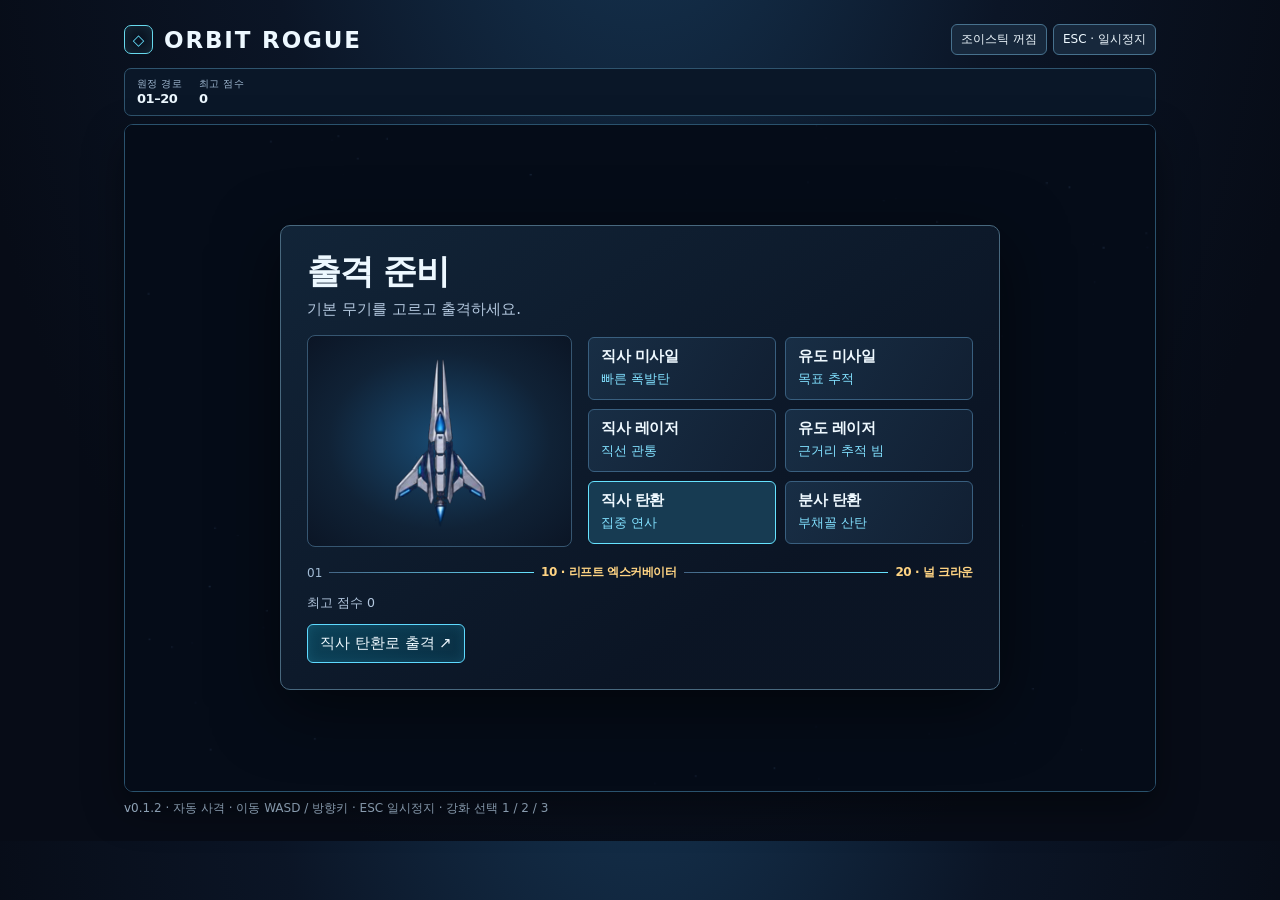
<file: toys/orbit-rogue-v0.1.0.html>
<!doctype html>
<html lang="ko"><meta charset="utf-8"><meta name="viewport" content="width=device-width, initial-scale=1"><meta http-equiv="refresh" content="0; url=orbit-rogue-v0.1.2.html"><title>ORBIT ROGUE 최신 버전</title><p><a href="orbit-rogue-v0.1.2.html">ORBIT ROGUE v0.1.2 플레이</a></p></html>
</file>
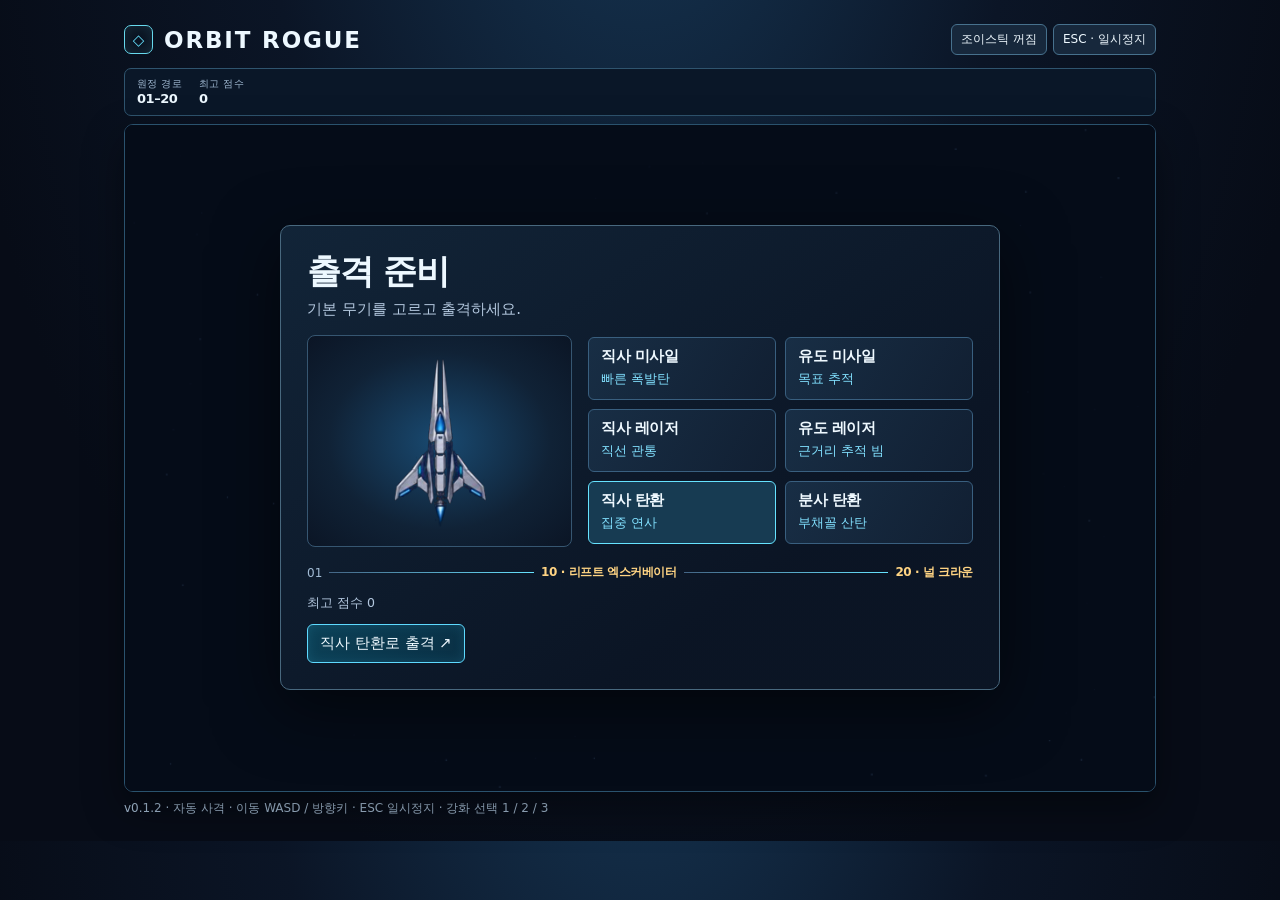
<file: toys/orbit-rogue-v0.1.2.html>
<!doctype html>
<html lang="ko">
<meta charset="utf-8">
<meta name="viewport" content="width=device-width, initial-scale=1">
<title>ORBIT ROGUE v0.1.2 · 슈팅 로그라이크</title>
<style>
*{box-sizing:border-box}body{margin:0;background:#080d19;color:#ecf6ff;font:15px system-ui,sans-serif}main{width:min(1010px,100%);margin:auto;padding:16px}header,.hud{display:flex;justify-content:space-between;align-items:center;gap:9px;flex-wrap:wrap}header{margin-bottom:10px}strong,h1,h2{letter-spacing:-.035em}header strong{font-size:22px}.hud{background:#101b2b;padding:9px 12px;border:1px solid #254563;color:#b4dcf8;font-size:13px;margin-bottom:8px}.field{position:relative;border:1px solid #315777;border-radius:9px;overflow:hidden;background:#090f1d}canvas{display:block;width:100%;height:min(74vh,680px);min-height:355px;touch-action:none}.panel{position:absolute;inset:0;display:grid;place-items:center;background:#050a14d9;padding:12px;overflow:auto}.panel[hidden]{display:none}.box{width:min(720px,100%);max-height:100%;overflow:auto;background:#101b2bf5;border:1px solid #38607d;border-radius:10px;padding:clamp(14px,3vw,26px)}h1,h2,p{margin:0 0 10px}p,small{color:#b4c8df}.grid{display:grid;grid-template-columns:repeat(auto-fit,minmax(145px,1fr));gap:9px;margin:14px 0}.split{display:grid;grid-template-columns:1fr 2fr;gap:14px}.buttons{display:flex;gap:9px;flex-wrap:wrap;margin-top:12px}button{border:1px solid #47718d;background:#17283c;color:#eff9ff;border-radius:6px;padding:9px 12px;font:inherit;cursor:pointer;text-align:left}button:hover,button:focus-visible{border-color:#6be2ff;outline:1px solid #6be2ff}button[disabled]{cursor:default;opacity:.45}.primary{background:#075269;border-color:#64dcff}.card{display:grid;align-content:start;gap:4px}.card span{color:#82e1ff;font-size:13px}.sym{color:#f8ce72}.stat{margin:0;padding-left:18px;color:#b2c9df}.options{display:grid;gap:10px;margin:12px 0}.options label{display:grid;grid-template-columns:100px 1fr;align-items:center;gap:8px}footer{margin-top:8px;color:#a6bdd4;font-size:12px}@media(max-width:560px){main{padding:8px}.split{grid-template-columns:1fr;gap:6px}.grid{grid-template-columns:repeat(2,minmax(0,1fr))}.hud{font-size:11px}.box{padding:12px}}
</style>
<style>
:root{--ink:#edf8ff;--muted:#a2bbd4;--accent:#66e3ff;--line:#28445c;--gold:#ffd483;--surface:#0d192a}
body{background:radial-gradient(ellipse at 50% -30%,#173958 0%,#0b1526 43%,#070c17 77%);color:var(--ink)}
main{width:min(1080px,100%);padding:clamp(9px,2.4vw,24px)}
header{margin-bottom:13px}
.brand{display:flex;gap:11px;align-items:center}
.brand-mark{width:29px;height:29px;display:grid;place-items:center;border:1px solid #67d9ed;border-radius:7px;color:var(--accent);box-shadow:inset 0 0 15px #67d9ed24}
.brand strong{font-size:clamp(17px,3vw,23px);font-weight:800;letter-spacing:.08em}
.hud{display:grid;grid-template-columns:auto auto repeat(3,minmax(70px,1fr)) auto auto;gap:10px 17px;background:#0a1728;border-color:#2f546e;border-radius:7px;padding:8px 12px;min-height:42px}
.hud span{white-space:nowrap}.hud strong{display:block;color:var(--ink);font-size:13px;line-height:1.2}
.hud small{display:block;color:var(--muted);font-size:10px;letter-spacing:.035em}
.hud meter{width:100%;height:8px;display:block;accent-color:var(--accent)}
.hud meter::-webkit-meter-bar{background:#21334a;border:0;border-radius:3px}
.hud meter::-webkit-meter-optimum-value{background:var(--meter,var(--accent));border-radius:3px}
.hud meter::-moz-meter-bar{background:var(--meter,var(--accent));border-radius:3px}
.hud .credits strong{color:var(--gold)}
.field{border-color:#2a526d;box-shadow:0 16px 40px #0006}
.panel{background:#050b18bd}
.box{max-width:100%;background:linear-gradient(145deg,#122539fa,#0b1525fa 72%);box-shadow:0 18px 65px #0008;border-color:#48687e}
.box h2{font-size:clamp(21px,3.5vw,34px);line-height:1.13}
.panel[data-screen="level"] .grid{grid-template-columns:1fr;margin:0}
.panel[data-screen="level"] .split{grid-template-columns:minmax(160px,1fr) minmax(210px,1.6fr);margin:16px 0}
.panel[data-screen="level"] .card{min-height:67px}
.panel[data-screen="level"] .stat,.panel[data-screen="shop"] .stat,.panel[data-screen="result"] .stat{display:grid;gap:3px}
.card{background:linear-gradient(120deg,#182e45,#111f32);border-color:#395f7f;position:relative}
.card strong{font-size:15px}
.card span{line-height:1.4}
.card .choice{font-size:10px;letter-spacing:.06em;color:#a9c1d8}
.card[data-kind="copy"]{border-left:4px solid #b295ff}
.card[data-kind="stat"]{border-left:4px solid #74d7fa}
.card[data-kind="support"]{border-left:4px solid #74dfba}
.card[data-rank="4"] span{color:var(--gold)}
.card:hover:not(:disabled),.card:focus-visible{background:linear-gradient(120deg,#214769,#172b41)}
button.primary{background:linear-gradient(120deg,#0c4157,#0a3045);border-color:#5edaff;box-shadow:inset 0 0 12px #44ceff21}
.hangar-grid{display:grid;grid-template-columns:1fr 1.45fr;gap:16px;align-items:center}
.hangar-preview{width:100%;height:auto;min-height:0;aspect-ratio:5/4;background:radial-gradient(ellipse at center,#194a71,#102236 60%,#0b1525);border:1px solid #365671;border-radius:8px;touch-action:auto}
.hangar-grid .grid{grid-template-columns:repeat(2,minmax(0,1fr));margin:8px 0}
.hangar-grid .card{min-height:63px}
.hangar-grid .card[aria-pressed="true"]{border-color:var(--accent);background:#173b52}
.stage-route{display:flex;align-items:center;gap:7px;margin:12px 0;color:var(--muted);font-size:12px}
.stage-route i{height:1px;flex:1;background:linear-gradient(90deg,#446585,var(--accent))}
.stage-route strong{color:var(--gold)}
summary{cursor:pointer;color:var(--accent);font-size:12px;margin-top:8px}
.options input{width:100%;accent-color:var(--accent)}
@media(max-width:680px){.hud{grid-template-columns:repeat(4,minmax(0,1fr));gap:6px;padding:7px}.hud strong{font-size:11px}.hud small{font-size:9px}}
@media(max-width:540px){.hangar-grid,.panel[data-screen="level"] .split{grid-template-columns:1fr}.hangar-preview{max-height:116px}.panel[data-screen="level"] .split{gap:10px}.panel[data-screen="level"] .card{min-height:0}.box h2{font-size:21px}.buttons button{font-size:13px}}
.header-controls{display:flex;align-items:center;gap:6px}
.header-controls button{padding:6px 9px;font-size:12px}
.joystick{position:absolute;right:clamp(12px,3vw,28px);bottom:clamp(12px,3vw,25px);z-index:1;width:clamp(80px,24vw,112px);aspect-ratio:1;border-radius:50%;background:#080a0de8;border:1px solid #748194;box-shadow:0 4px 18px #0009;touch-action:none;user-select:none}
.joystick[hidden]{display:none}
.joystick::before,.joystick::after{content:"";position:absolute;background:#3a414a;pointer-events:none}
.joystick::before{left:12%;right:12%;top:50%;height:1px}
.joystick::after{top:12%;bottom:12%;left:50%;width:1px}
.joystick-knob{position:absolute;left:50%;top:50%;width:44%;height:44%;border-radius:50%;background:#121418;border:1px solid #9ea9b5;box-shadow:inset 0 0 8px #ffffff18;transform:translate(calc(-50% + var(--stick-x,0px)),calc(-50% + var(--stick-y,0px)));pointer-events:none;z-index:1}
.panel{z-index:2}
@media(max-width:680px),(pointer:coarse) and (max-height:780px){
  html,body{margin:0;overscroll-behavior:none}
  main{display:flex;flex-direction:column;height:100vh;height:100dvh;padding:7px 8px max(7px,env(safe-area-inset-bottom))}
  header{flex:none;margin-bottom:6px;gap:5px}
  .brand{gap:5px}.brand-mark{width:21px;height:21px}.brand strong{font-size:15px}
  .header-controls button{font-size:10px;padding:5px 6px}
  .hud{flex:none;margin-bottom:5px;padding:5px 6px;min-height:0}
  .field{flex:1;min-height:0;box-shadow:none}
  #canvas{position:absolute;inset:0;width:100%;height:100%;min-height:0}
  .panel{padding:5px}
  .box{max-height:100%;overscroll-behavior:contain}
  footer{flex:none;margin-top:5px;font-size:10px;line-height:1.25}
}
@media(pointer:coarse){.desktop-help{display:none}}
@media(pointer:fine){.touch-help{display:none}}
.hangar-preview{object-fit:contain}
.launch-actions{align-items:center}
.stick-recommend{display:none}
@media(pointer:coarse){
  .stick-recommend{display:inline-flex;color:var(--accent);font-size:11px;padding:7px 8px;align-items:center}
  .stick-recommend[aria-pressed="true"]{border-color:#5599aa;background:#123044}
}
@media(max-width:540px){
  .hangar-preview{height:clamp(104px,18dvh,145px);max-height:none;aspect-ratio:auto}
  .launch-actions{gap:6px}
}
</style>
<main>
<header><div class="brand"><span class="brand-mark" aria-hidden="true">◇</span><strong>ORBIT ROGUE</strong></div><div class="header-controls"><button id="stickToggle" type="button" aria-pressed="false">조이스틱 꺼짐</button><button id="esc" aria-keyshortcuts="Escape">ESC · 일시정지</button></div></header>
<div class="hud" id="hud" aria-live="off"></div>
<div class="field">
<canvas id="canvas" width="960" height="640" aria-label="우주 슈팅 전투 화면"></canvas>
<div id="joystick" class="joystick" hidden aria-hidden="true"><span id="stickKnob" class="joystick-knob"></span></div>
<section class="panel" id="panel"><div class="box" id="box"></div></section>
</div>
<footer>v0.1.2 · 자동 사격 <span class="desktop-help">· 이동 WASD / 방향키 · ESC 일시정지 · 강화 선택 1 / 2 / 3</span><span class="touch-help">· 조이스틱 또는 화면 드래그로 이동</span></footer>
</main>
<script>
'use strict';
const $ = id => document.getElementById(id);
const canvas = $('canvas'), ctx = canvas.getContext('2d');
let W=960;
const H=640,MAX_STAGE=20, STAGE_TIME=600;
const artwork=Object.create(null);
const sheets=[
  {data:'[data-uri]', cutouts:[
    ['player0',65,118,246,440],['player1',368,118,286,447],
    ['player2',690,118,306,455],['player3',1021,118,313,455],['player4',1357,115,373,511],
    ['shield',180,690,165,162],['satellite',704,690,163,160],['interceptor',1230,692,158,157]
  ]},
  {data:'[data-uri]', cutouts:[
    ['raider',222,166,208,301],['fanfire',578,204,549,207],['warden',1235,154,386,314],
    ['rock0',100,655,200,201],['rock1',497,651,207,205],['rock2',911,653,208,203],['rock3',1317,652,213,202],
    ['ore0',334,706,60,98],['ore1',735,706,58,98],['ore2',1146,706,61,98],['ore3',1574,706,57,98]
  ]},
  {data:'[data-uri]',cutouts:[
    ['boss10',31,122,704,619,[[.02,.61],[.06,.36],[.22,.26],[.24,.07],[.43,.08],[.49,.00],[.58,.10],[.76,.09],[.81,.03],[.93,.15],[.94,.31],[.99,.51],[.99,.76],[.93,.86],[.81,.99],[.66,.95],[.56,.99],[.38,.99],[.31,.96],[.19,.99],[.06,.87],[.01,.75]]],
    ['boss20',786,78,731,702,[[.50,.00],[.62,.15],[.72,.18],[.96,.05],[.89,.27],[.77,.36],[.99,.44],[.90,.53],[.80,.57],[.95,.83],[.94,.88],[.72,.79],[.61,.78],[.51,.99],[.42,.84],[.36,.76],[.23,.76],[.04,.89],[.08,.73],[.20,.58],[.00,.51],[.02,.43],[.21,.35],[.03,.08],[.18,.11],[.35,.19],[.42,.15]]]
  ]}
];
function loadArtwork(){
  if(typeof Image==='undefined')return;
  for(const {data,cutouts} of sheets){
    const source=new Image();
    source.onload=()=>{
      for(const [name,x,y,w,h,mask] of cutouts){
        const sprite=document.createElement('canvas');
        sprite.width=w;sprite.height=h;
        const draw=sprite.getContext('2d');
        if(mask){
          draw.beginPath();
          mask.forEach(([px,py],i)=>i?draw.lineTo(px*w,py*h):draw.moveTo(px*w,py*h));
          draw.closePath();draw.clip();
        }
        draw.drawImage(source,x/2,y/2,w/2,h/2,0,0,w,h);
        const pixels=draw.getImageData(0,0,w,h), p=pixels.data;
        for(let i=0;i<p.length;i+=4){
          const signal=Math.max(p[i]-12,p[i+1]-22,p[i+2]-41);
          p[i+3]=Math.round(p[i+3]*Math.min(1,Math.max(0,signal/21)));
        }
        draw.putImageData(pixels,0,0);
        artwork[name]=sprite;
      }
    };
    source.src=data;
  }
}
function drawArt(name,x,y,width,height){
  const image=artwork[name];
  if(!image)return false;
  const scale=Math.min(width/image.width,height/image.height);
  const w=image.width*scale,h=image.height*scale;
  ctx.drawImage(image,x-w/2,y-h/2,w,h);
  return true;
}
const weapons=['직사 미사일','유도 미사일','직사 레이저','유도 레이저','직사 탄환','분사 탄환'];
const ranks=['기본','매직','레어','유니크','레전드'];
const modules=['반격 실드','조준 위성','요격기 격납고','광석 회수기'];
const statLabels=[
  ['bonus','전체 피해',true],['bullet','탄환 피해'],['missile','미사일 피해'],
  ['laser','레이저 피해'],['rate','공격 속도',true],['crit','치명타율',true],
  ['max','최대 내구도'],['regen','내구도 재생'],['shieldMax','실드 용량'],
  ['armor','장갑'],['speed','이동 속도'],['area','효과 범위',true],
  ['engineering','공학'],['pickup','광석 회수 반경'],['luck','행운'],['salvage','인양 수익']
];
const keys=new Set();
const store = {
  get(key,fallback){try{return JSON.parse(localStorage.getItem(key)) ?? fallback}catch{return fallback}},
  set(key,value){try{localStorage.setItem(key,JSON.stringify(value))}catch{}},
  clear(key){try{localStorage.removeItem(key)}catch{}}
};
const prefs=store.get('or-settings',{music:18,fx:35});
const mobileArena=typeof matchMedia==='function'?matchMedia('(max-width:680px),(pointer:coarse) and (max-height:780px)'):null;
const coarsePointer=typeof matchMedia==='function'&&matchMedia('(pointer:coarse)').matches;
const joystick=$('joystick'),knob=$('stickKnob'),stickToggle=$('stickToggle');
const stick={on:store.get('or-stick',coarsePointer),id:null,x:0,y:0};
let best=store.get('or-best',0), mode='hangar', run, world, boss, starter=4;
let audio, musicAt=0, musicStep=0, musicPhase='', pointer=null, last=0, cards=[], stock=[], previousMode;
let permanent=!!store.get('or-discount',false);
const clamp=(v,a,b)=>Math.min(b,Math.max(a,v));
const rng=(a,b)=>a+Math.random()*(b-a);
const pick=list=>list[Math.floor(Math.random()*list.length)];
const near=(a,b,d)=>Math.hypot(a.x-b.x,a.y-b.y)<d;
function sound(freq,duration,gain=1,music=false,wave=music?'sine':'triangle',endFrequency=freq){
  const volume=(music?prefs.music:prefs.fx)/100;
  if(!audio||!volume||audio.state!=='running')return;
  const osc=audio.createOscillator(), amp=audio.createGain();
  osc.type=wave;osc.frequency.setValueAtTime(freq,audio.currentTime);
  if(endFrequency!==freq)osc.frequency.exponentialRampToValueAtTime(endFrequency,audio.currentTime+duration);
  amp.gain.setValueAtTime(.045*gain*volume,audio.currentTime);
  amp.gain.exponentialRampToValueAtTime(.0001,audio.currentTime+duration);
  osc.connect(amp);amp.connect(audio.destination);osc.start();osc.stop(audio.currentTime+duration);
}
function playMusic(now){
  if(!['combat','boss'].includes(mode)||!audio||audio.state!=='running'||!prefs.music)return;
  if(musicPhase!==mode){musicPhase=mode;musicStep=0;musicAt=now;}
  if(now<musicAt)return;
  const sixteenth=60000/(mode==='boss'?166:154)/4;
  musicAt=now-musicAt>sixteenth?now+sixteenth:musicAt+sixteenth;
  const beat=musicStep%16, bar=Math.floor(musicStep/16)%4;
  const root=(mode==='boss'?[49,58.27,43.65,46.25]:[55,65.41,48.99,49])[bar];
  if(beat%4===0)sound(112,.095,2.4,true,'sine',42);
  if(beat%4===2)sound(1950,.032,.42,true,'square',700);
  if(beat===4||beat===12)sound(325,.061,.73,true,'triangle',120);
  if(beat%2===0)sound(root,.093,1.48,true,'triangle');
  const intervals=mode==='boss'?[0,7,12,15,12,7,6,12]:[0,7,12,15,12,7,19,15];
  const semitones=intervals[musicStep%intervals.length];
  sound(root*4*2**(semitones/12),.087,beat%4===0?.66:.39,true,'triangle');
  musicStep++;
}
document.addEventListener('pointerdown',()=>{
  const Audio=window.AudioContext||window.webkitAudioContext;
  if(Audio){audio ||= new Audio();audio.resume().catch(()=>{});}
});
function controls(actions){
  for(const [id,action] of Object.entries(actions))$(id).onclick=action;
}
function screen(title,html){
  resetStick();syncStick(false);
  $('panel').hidden=false;
  $('panel').setAttribute('data-screen',mode);
  $('box').innerHTML='<h2>'+title+'</h2>'+html;
}
function hide(){ $('panel').hidden=true;syncStick(['combat','boss'].includes(mode)); }
function hangar(){
  mode='hangar'; keys.clear();pointer=null;
  let chosen=starter;
  screen('출격 준비','<p>기본 무기를 고르고 출격하세요.</p><div class="hangar-grid"><canvas id="hangarShip" class="hangar-preview" width="300" height="240" aria-label="기본형 기체 미리보기"></canvas><div class="grid">'+
    weapons.map((w,i)=>'<button id="w'+i+'" class="card" aria-pressed="'+(chosen===i)+'"><strong>'+w+'</strong><span>'+['빠른 폭발탄','목표 추적','직선 관통','근거리 추적 빔','집중 연사','부채꼴 산탄'][i]+'</span></button>').join('')+
    '</div></div><div class="stage-route" aria-label="스테이지 경로">01<i></i><strong>10 · 리프트 엑스커베이터</strong><i></i><strong>20 · 널 크라운</strong></div><small>최고 점수 '+best.toLocaleString()+'</small>'+
    '<div class="buttons launch-actions"><button id="launch" class="primary">'+weapons[chosen]+'로 출격 ↗</button>'+
    '<button id="stickRecommend" class="stick-recommend" type="button">조이스틱 추천</button>'+
    (store.get('or-save',null)?'<button id="resume">저장한 상점 이어하기</button>':'')+'</div>');
  weapons.forEach((_,i)=>$('w'+i).onclick=()=>{
    $('w'+chosen).setAttribute('aria-pressed','false');chosen=i;
    $('w'+chosen).setAttribute('aria-pressed','true');
    $('launch').textContent=weapons[chosen]+'로 출격 ↗';
  });
  $('launch').onclick=()=>start(chosen);
  $('stickRecommend').onclick=()=>setStick(true);
  syncStick(false);
  if($('resume'))$('resume').onclick=()=>{
    run=store.get('or-save',null);starter=run.starter;stock=run.stock;resetWorld();openShop(false);
  };
}
function resetWorld(){
  world={x:W/2,y:H-78,shots:[],hostile:[],targets:[],gems:[],drops:[],beams:[],zones:[],
    sparks:[],blasts:[],blastSound:0,spawn:.4,fire:.2,drone:0,flash:0,inv:0,shieldDelay:0,magnet:0};
  boss=null;
}
function start(index){
  starter=index;
  store.clear('or-save');
  run={starter:index,stage:1,level:1,xp:0,score:0,kills:0,coin:0,hp:90,max:90,shield:32,armor:0,
    speed:285,bonus:0,wp:index,rank:0, copies:0, mastered:false,
    bullet:0,missile:0,laser:0,rate:0,crit:0,regen:0,shieldMax:32,area:0,engineering:0,pickup:36,luck:0,salvage:0,
    support:[0,0,0,0],charge:0,coupons:{sale:false,free:0,halfRoll:0,half:0,dice:0},roll:0};
  enterStage();
}
function enterStage(){
  resetWorld();run.time=STAGE_TIME; mode='combat'; hide();
}
function xpGoal(){return 8+Math.floor(run.level*2.2)}
function weaponCard(){
  if(run.mastered)return {type:'stat',id:'bonus',name:'오버클럭',text:'전체 화력 +12%',value:.12};
  const need=run.rank+1, next=run.rank===4?'레전드 완성':ranks[run.rank+1];
  return {type:'copy',name:weapons[run.wp]+' · '+ranks[run.rank],
    text:run.copies+1+'/'+need+(run.copies+1===need?' → '+next:' · 같은 카드 중첩')};
}
function statCard(){
  const options=[
    {type:'stat',id:'max',name:'내구도 보강',text:'최대 내구도 +12 · 즉시 12 회복',value:12},
    {type:'stat',id:'armor',name:'복합 장갑',text:'본체 피해 감소 +2',value:2},
    {type:'stat',id:'speed',name:'기동 제어',text:'이동 속도 +24',value:24},
    {type:'stat',id:'bonus',name:'출력 조정',text:'전체 피해 +12%',value:.12}
  ];
  for(const [id,value] of Object.entries({bullet:3,missile:5,laser:5,rate:.08,crit:.06,regen:.25,shieldMax:9,area:.10,engineering:4,pickup:20,luck:4,salvage:4})){
    const [,name,percent]=statLabels.find(([key])=>key===id);
    options.push({type:'stat',id,name,text:'+'+(percent?Math.round(value*100)+'%':value),value});
  }
  return pick(options);
}
function supportCard(){
  const used=run.support.filter(Boolean).length;
  const possible=run.support.map((n,i)=>({n,i})).filter(({n})=>n<3&&(n>0||used<3));
  if(!possible.length) return {type:'heal',name:'정비 키트',text:'내구도 25 즉시 회복'};
  const {n,i}=pick(possible);
  return {type:'support',id:i,name:modules[i],text:(n?'강화 ':'장착 ')+(n+1)+'/3 · '+['피해 누적 시 원형 반격','표식과 보조 사격','동료기를 출격시켜 공격','보석 회수 반경 증가'][i]};
}
function apply(card){
  if(card.type==='copy'){
    run.copies++;
    if(run.copies>=run.rank+1){
      run.copies=0;
      if(run.rank===4)run.mastered=true;
      else run.rank++;
    }
  } else if(card.type==='stat'){
    run[card.id]+=card.value;if(card.id==='max')run.hp+=card.value;
    if(card.id==='shieldMax')run.shield+=card.value;
  } else if(card.type==='support')run.support[card.id]++;
  else if(card.type==='heal')run.hp=Math.min(run.max,run.hp+25);
  else if(card.type==='swap'){run.wp=card.id;run.rank=0;run.copies=0;run.mastered=false;}
}
function updateRank(){
  if(run.xp<xpGoal())return false;
  run.xp-=xpGoal();run.level++;run.levelRoll=0;
  previousMode=mode; cards=[weaponCard(),statCard(),supportCard()]; openLevel();
  sound(680,.35,1.4); return true;
}
function cardButton(c,id,shortcut=''){
  return '<button class="card" id="'+id+'" data-kind="'+c.type+'" data-rank="'+(c.type==='copy'?run.rank:'')+'">'+
    (shortcut?'<span class="choice">'+shortcut+' · '+({copy:'무기 중첩',stat:'기체 능력치',support:'보조장비',heal:'정비'})[c.type]+'</span>':'')+
    '<strong>'+c.name+'</strong><span>'+c.text+'</span></button>';
}
function gear(){
  return '<ul class="stat"><li>'+weapons[run.wp]+' · '+ranks[run.rank]+(run.mastered?' 완성':' '+run.copies+'/'+(run.rank+1))+
  '</li><li>내구도 '+Math.max(0,Math.ceil(run.hp))+' / '+run.max+'</li>'+
  run.support.map((n,i)=>n?'<li>'+modules[i]+' '+n+'/3</li>':'').join('')+'</ul>'+
  '<details><summary>기체 능력치 16개</summary><ul class="stat">'+
  statLabels.map(([id,label,percent])=>'<li>'+label+' '+(percent?Math.round(run[id]*100)+'%':run[id])+'</li>').join('')+'</ul></details>';
}
function rerollPrice(level){
  return (level?6+run.levelRoll*3:8+run.roll*4);
}
function payReroll(level){
  if(run.coupons.free>0){run.coupons.free--;return true;}
  const cost=Math.ceil(rerollPrice(level)*(run.coupons.halfRoll?.5:1));
  if(run.coin<cost)return false;
  run.coin-=cost;if(run.coupons.halfRoll)run.coupons.halfRoll--;return true;
}
function rerollLabel(level){
  return run.coupons.free?'무료 1회':Math.ceil(rerollPrice(level)*(run.coupons.halfRoll?.5:1))+' 코인';
}
function openLevel(){
  mode='level';
  screen('레벨 '+run.level+' · 강화 하나 선택','<div class="split"><div><p>현재 기체</p>'+gear()+'</div><div class="grid">'+
    cards.map((c,i)=>cardButton(c,'level'+i,String(i+1))).join('')+'</div></div>'+
    '<div class="buttons"><button id="levelRoll">리롤 · '+rerollLabel(true)+'</button></div><small>코인 '+run.coin+'</small>');
  cards.forEach((_,i)=>$('level'+i).onclick=()=>choose(i));
  $('levelRoll').onclick=()=>{if(payReroll(true)){run.levelRoll++;cards=[weaponCard(),statCard(),supportCard()];openLevel();}};
}
function choose(index){
  if(mode!=='level'||!cards[index])return;
  apply(cards[index]); mode=previousMode; hide();
  if(!updateRank()) sound(480,.18);
}
function newStock(){
  const other=weapons.map((_,i)=>i).filter(i=>i!==run.wp);
  const swap=pick(other);
  return [weaponCard(),supportCard(),{type:'swap',id:swap,name:weapons[swap],text:'주무기 교체 · 기본 등급부터'}]
  .map((c,i)=>({...c,price:16+run.stage*2+i*6}));
}
function price(c){
  return Math.ceil(c.price*(run.coupons.sale||run.coupons.half?.5:permanent?.9:1));
}
function saveShop(){run.stock=stock;store.set('or-save',run);}
function openShop(fresh=true){
  mode='shop';
  if(fresh){run.roll=0;stock=newStock();run.coin+=10+run.stage+run.salvage;run.hp=Math.min(run.max,run.hp+12);run.shopMessage='';}
  screen('보급 상점 · '+run.stage+' 구역 통과','<p>코인 '+run.coin+' · 주사위 '+run.coupons.dice+' · 상품 반값권 '+run.coupons.half+
    (run.coupons.sale?' · 이번 판 50%':'')+(permanent?' · 단골 10%':'')+'</p><div class="split"><div>'+gear()+
    '<div class="buttons">'+run.support.map((n,i)=>n?'<button id="sell'+i+'">'+modules[i]+' 판매 +'+(5+n*4)+'</button>':'').join('')+
    (run.rank?'<button id="sellWeapon">주무기 강화 정리 +'+(run.rank*12)+'</button>':'')+
    '</div></div><div class="grid">'+stock.map((c,i)=>c?'<div>'+cardButton({...c,text:c.text+' · '+price(c)+' 코인'},'buy'+i)+
    (run.coupons.dice?'<button id="dice'+i+'">주사위</button>':'')+'</div>':'<small>판매 완료</small>').join('')+
    '</div></div><p>'+ (run.shopMessage||'') +'</p><div class="buttons"><button id="shopRoll">리롤 · '+rerollLabel(false)+'</button><button id="next" class="primary">다음 스테이지</button><button id="leave">저장하고 격납고</button></div>');
  stock.forEach((c,i)=>{
    if(!c)return;
    $('buy'+i).onclick=()=>buy(i,false);
    if($('dice'+i))$('dice'+i).onclick=()=>{
      if(!canBuy(c))return;
      run.coupons.dice--;const roll=Math.floor(rng(1,7));
      if(roll===6){run.shopMessage='6! 지정한 상품을 무료로 획득했어요.';buy(i,true);}
      else{run.shopMessage=roll+'이 나왔어요. 상품은 그대로예요.';openShop(false);}
    };
  });
  run.support.forEach((n,i)=>{if(n)$('sell'+i).onclick=()=>{run.coin+=5+n*4;run.support[i]=0;openShop(false);};});
  if($('sellWeapon'))$('sellWeapon').onclick=()=>{
    run.coin+=run.rank*12;run.rank=0;run.copies=0;run.mastered=false;
    stock=stock.map(c=>c?.type==='copy'?null:c);openShop(false);
  };
  controls({shopRoll:()=>{if(payReroll(false)){run.roll++;stock=newStock();openShop(false);}},
    next:()=>{run.stage++;enterStage();},leave:hangar});
  saveShop();
}
function canBuy(c){
  if(c.type!=='support')return true;
  return run.support[c.id]<3&&(run.support[c.id]||run.support.filter(Boolean).length<3);
}
function buy(i,free){
  const c=stock[i];
  if(!c||!canBuy(c)||(!free&&run.coin<price(c)))return;
  if(!free){run.coin-=price(c);if(!run.coupons.sale&&run.coupons.half)run.coupons.half--;}
  apply(c);
  stock[i]=null;
  if(c.type==='swap')stock=stock.map(item=>item?.type==='copy'?null:item);
  sound(520,.17);openShop(false);
}
function end(win){
  mode='result';best=Math.max(best,run.score);store.set('or-best',best);store.clear('or-save');
  screen(win?'20구역 최종 클리어':'작전 종료','<p>도달 '+run.stage+' / 20 · 점수 '+run.score.toLocaleString()+
    ' · 최고 '+best.toLocaleString()+'</p><p>격추 '+run.kills+' · 최종 레벨 '+run.level+'</p>'+gear()+
    '<div class="buttons"><button id="again" class="primary">같은 무기로 다시 하기</button><button id="quit">그만하기</button></div>');
  controls({again:()=>start(starter),quit:hangar});
}
function pause(){
  if(mode==='pause'){mode=previousMode;hide();return;}
  if(!['combat','boss'].includes(mode))return;
  previousMode=mode;mode='pause';keys.clear();pointer=null;
  screen('일시정지','<div class="options"><label>음악 볼륨<input id="music" type="range" min="0" max="100" value="'+prefs.music+
    '"></label><label>효과음 볼륨<input id="fx" type="range" min="0" max="100" value="'+prefs.fx+
    '"></label></div><div class="buttons"><button id="continue" class="primary">계속하기</button><button id="leaveRun">그만하기</button></div>');
  for(const key of ['music','fx'])$(key).oninput=e=>{prefs[key]=Number(e.target.value);store.set('or-settings',prefs);if(key==='fx')sound(420,.13);};
  controls({continue:pause,leaveRun:()=>{
    screen('이번 전투를 그만할까요?','<p>이번 전투의 진행이 끝납니다.</p><div class="buttons"><button id="confirmQuit">그만하기</button><button id="backRun">계속하기</button></div>');
    controls({confirmQuit:()=>{best=Math.max(best,run.score);store.set('or-best',best);store.clear('or-save');hangar();},backRun:pause});
  }});
}
$('esc').onclick=pause;
function resetStick(){
  stick.id=null;stick.x=0;stick.y=0;
  knob.style.setProperty('--stick-x','0px');knob.style.setProperty('--stick-y','0px');
}
function syncStick(active){
  joystick.hidden=!(stick.on&&active);
  stickToggle.setAttribute('aria-pressed',String(stick.on));
  stickToggle.textContent=stick.on?'조이스틱 켜짐':'조이스틱 꺼짐';
  const recommend=$('stickRecommend');
  if(recommend){
    recommend.setAttribute('aria-pressed',String(stick.on));
    recommend.textContent=stick.on?'조이스틱 추천 · 켜짐':'조이스틱 추천 · 켜기';
  }
}
function moveStick(e){
  const rect=joystick.getBoundingClientRect(), radius=rect.width*.34;
  const dx=e.clientX-rect.left-rect.width*.5,dy=e.clientY-rect.top-rect.height*.5;
  const distance=Math.hypot(dx,dy), divisor=Math.max(distance,radius,1);
  stick.x=distance>radius*.15?dx/divisor:0;
  stick.y=distance>radius*.15?dy/divisor:0;
  knob.style.setProperty('--stick-x',stick.x*radius+'px');
  knob.style.setProperty('--stick-y',stick.y*radius+'px');
}
joystick.onpointerdown=e=>{
  if(stick.id!==null||joystick.hidden)return;
  e.preventDefault();pointer=null;stick.id=e.pointerId;
  joystick.setPointerCapture(e.pointerId);moveStick(e);
};
joystick.onpointermove=e=>{if(e.pointerId===stick.id)moveStick(e);};
joystick.onpointerup=joystick.onpointercancel=joystick.onlostpointercapture=e=>{
  if(e.pointerId===stick.id)resetStick();
};
function setStick(enabled){
  stick.on=enabled;pointer=null;resetStick();store.set('or-stick',stick.on);
  syncStick(['combat','boss'].includes(mode));
}
stickToggle.onclick=()=>setStick(!stick.on);
function fitArena(){
  const rect=canvas.getBoundingClientRect();
  if(!rect.width||!rect.height)return;
  const width=mobileArena?.matches?clamp(Math.round(H*rect.width/rect.height),320,960):960;
  if(width===W)return;
  const ratio=width/W;W=width;canvas.width=width;
  if(!world)return;
  world.x=clamp(world.x*ratio,16,W-16);
  for(const group of [world.targets,world.shots,world.hostile,world.gems,world.drops,world.sparks,world.blasts]){
    for(const entity of group)entity.x*=ratio;
  }
  for(const beam of world.beams){beam.x*=ratio;beam.tx*=ratio;}
  for(const zone of world.zones){zone.x*=ratio;zone.w*=ratio;}
  pointer=null;resetStick();
}
addEventListener('keydown',e=>{
  if(e.code==='Escape'){e.preventDefault();if(!e.repeat)pause();return;}
  if(mode==='level'&&/^[123]$/.test(e.key)){choose(Number(e.key)-1);return;}
  if(['ArrowLeft','ArrowRight','ArrowUp','ArrowDown','KeyW','KeyA','KeyS','KeyD'].includes(e.code)&&['combat','boss'].includes(mode)){e.preventDefault();keys.add(e.code);}
});
addEventListener('keyup',e=>keys.delete(e.code));
addEventListener('blur',()=>{keys.clear();pointer=null;resetStick();if(['combat','boss'].includes(mode))pause();});
function point(e){
  const r=canvas.getBoundingClientRect();
  pointer={x:(e.clientX-r.left)*W/r.width,y:(e.clientY-r.top)*H/r.height};
}
canvas.onpointerdown=e=>{if(e.pointerType==='touch'&&stick.on)return;canvas.setPointerCapture(e.pointerId);point(e);};
canvas.onpointermove=e=>{if(canvas.hasPointerCapture(e.pointerId)&&stick.id===null)point(e);};
canvas.onpointerup=canvas.onpointercancel=()=>{pointer=null;};
function nearest(x,y,limit=Infinity){
  let best=null, distance=limit;
  for(const t of world.targets){
    if(t.hp<=0)continue;
    const d=Math.hypot(t.x-x,t.y-y);
    if(d<distance){best=t;distance=d;}
  }
  return best;
}
function projectile(x,y,angle,speed,power,kind,seek=false){
  world.shots.push({x,y,vx:Math.cos(angle)*speed,vy:Math.sin(angle)*speed,power,kind,seek,life:2.2});
}
function fire(){
  const {x,y}=world, id=run.wp, tier=run.rank, power=(1+tier*.35+run.bonus)*(run.mastered?1.28:1);
  const target=nearest(x,y);
  const base=-Math.PI/2;
  if(id===2||id===3){
    const tx=id===3&&target?target.x:x, ty=id===3&&target?target.y:0;
    world.beams.push({x,y,tx,ty,life:.13});
    const dx=tx-x,dy=ty-y, len=Math.max(1,dx*dx+dy*dy);
    for(const t of world.targets){
      const k=clamp(((t.x-x)*dx+(t.y-y)*dy)/len,0,1);
      if(Math.hypot(t.x-x-k*dx,t.y-y-k*dy)<t.r+7+tier*2)t.hp-=(18+run.laser)*power*(Math.random()<Math.min(.75,run.crit)?1.7:1);
    }
    sound(250,.16,.4);
    return .53-tier*.045;
  }
  const missile=id<2, spread=id===5, count=spread?3+2*Math.floor(tier/2):1+Math.floor(tier/2);
  for(let i=0;i<count;i++){
    const offset=i-(count-1)/2;
    const damage=(missile?19+run.missile:(spread?5.5:9)+run.bullet)*power;
    projectile(x+offset*(spread?0:9),y-16,base+offset*(spread?.16:.045),missile?430:650,damage*(Math.random()<Math.min(.75,run.crit)?1.7:1),missile?'missile':'bullet',id===1);
  }
  sound(missile?170:420,.07,.24);
  return (missile?.48:spread?.31:.23)-tier*.022;
}
function wavePressure(time){
  return clamp(Math.floor((STAGE_TIME-time)/120),0,4);
}
function spawnTarget(rock=false,x=rng(40,W-40),shift=0,pressure=wavePressure(run.time)){
  const stage=run.stage, roll=Math.random();
  const variant=rock?Math.floor(rng(0,4)):
    stage>=6&&roll<.10+pressure*.05?'warden':
    (stage>=3||pressure>=2)&&roll<.35+pressure*.08?'fanfire':'raider';
  const r=rock?rng(16,34):variant==='raider'?rng(14,17):rng(21,24);
  const base=rock?20+r*.55:variant==='warden'?44:variant==='fanfire'?32:20;
  const hp=Math.round(base+(stage-1)*(rock?4:variant==='raider'?5:8));
  const vy=(rock||variant==='warden'?rng(30,56):rng(48,77))+stage*1.8;
  world.targets.push({x,y:-42-shift,r,hp,max:hp,rock,vy,variant,seed:rng(0,Math.PI*2),fire:rng(2.5,5.8)});
}
function spawnWave(pressure){
  const count=pressure+1, gap=Math.min(68,(W-96)/Math.max(1,count-1));
  const span=(count-1)*gap, edge=48, origin=rng(edge,W-edge-span);
  for(let i=0;i<count&&world.targets.length<72;i++){
    const shift=Math.abs(i-(count-1)/2)*13;
    spawnTarget(false,origin+i*gap,shift,pressure);
  }
  if(world.targets.length<72&&Math.random()<.30)spawnTarget(true);
  return [1.25,1.55,1.65,1.72,1.68][pressure]/(1+(run.stage-1)*.019);
}
function explode(t){
  const color=t.boss?(run.stage===20?'#bd84ff':'#ffc36f'):t.rock?'#a6ebd9':'#ffad72';
  const count=t.boss?42:t.rock?9:t.variant==='raider'?12:20;
  const duration=t.boss?.78:.32;
  world.blasts.push({x:t.x,y:t.y,r:t.r,color,life:duration,duration});
  for(let i=0;i<count&&world.sparks.length<245;i++){
    const angle=rng(0,Math.PI*2), speed=rng(38,t.boss?330:200), life=rng(.16,t.boss?.88:.53);
    world.sparks.push({x:t.x,y:t.y,vx:Math.cos(angle)*speed,vy:Math.sin(angle)*speed,life,duration:life,color,size:rng(1.3,4.2)});
  }
  if(world.blastSound<=0){
    sound(t.boss?110:85,t.boss?.23:.09,t.boss?2.4:.52,false,'triangle',42);
    world.blastSound=.085;
  }
}
function animateExplosions(dt){
  world.blastSound-=dt;
  world.blasts=world.blasts.filter(b=>(b.life-=dt)>0);
  world.sparks=world.sparks.filter(p=>{
    p.x+=p.vx*dt;p.y+=p.vy*dt;
    const drag=Math.max(0,1-dt*3);
    p.vx*=drag;p.vy*=drag;
    return (p.life-=dt)>0;
  });
}
function hostile(t,angle,speed){
  world.hostile.push({x:t.x,y:t.y,vx:Math.cos(angle)*speed,vy:Math.sin(angle)*speed});
}
function hurt(damage){
  if(world.inv>0)return;
  const absorbed=Math.min(run.shield,damage);
  run.shield-=absorbed;run.hp-=Math.max(0,damage-absorbed-run.armor);
  world.shieldDelay=3;world.inv=.38;
  if(run.support[0]&&absorbed>0){
    run.charge+=absorbed;
    if(run.charge>=30){
      run.charge=0;world.flash=.42;
      const r=(100+run.support[0]*27)*(1+run.area);
      for(const t of world.targets)if(near(t,world,r))t.hp-=t.boss?120:t.max;
      world.hostile=world.hostile.filter(p=>!near(p,world,r));
    }
  }
  sound(120,.19,1.3);
}
function drop(t){
  const count=t.boss?15:t.rock?4:3;
  for(let i=0;i<count;i++)world.gems.push({x:t.x+rng(-17,17),y:t.y+rng(-15,15),life:40,ore:t.rock?t.variant:3});
  if(!t.boss&&Math.random()<Math.min(.40,.13+run.luck*.005)){
    const type=pick(['magnet','purge','sale','free','halfRoll','half','dice','loyalty']);
    world.drops.push({x:t.x,y:t.y,type,life:17});
  }
}
function collect(type){
  if(type==='magnet')world.magnet=3;
  else if(type==='purge'){
    world.hostile=[];world.flash=.35;
    for(const t of world.targets)t.hp-=t.boss?100:t.max;
  }else if(type==='loyalty'){permanent=true;store.set('or-discount',true);}
  else if(type==='sale')run.coupons.sale=true;
  else run.coupons[type]++;
  sound(760,.21);
}
function startBoss(){
  mode='boss';
  const hp=run.stage===10?1300:2600;
  boss={boss:true,x:W/2,y:118,r:run.stage===10?57:72,hp,max:hp,fire:.9,pattern:2,phase:0};
  world.targets.push(boss);
}
function bossStep(dt){
  boss.pattern-=dt;boss.fire-=dt;
  if(boss.fire<=0){
    const angle=Math.atan2(world.y-boss.y,world.x-boss.x);
    const count=run.stage===10?3:7;
    for(let i=0;i<count;i++)hostile(boss,angle+(i-(count-1)/2)*.20,160+run.stage*3);
    boss.fire=run.stage===10?1.5:1.14;
  }
  if(boss.pattern>0)return;
  const x=clamp(world.x,38,W-38),y=clamp(world.y,45,H-45);
  const add=(a,b,w,h,delay=0)=>world.zones.push({x:a,y:b,w,h,age:-delay,warning:1.65,done:false});
  if(run.stage===10){
    for(let i=0;i<3;i++)add(clamp(x-92+i*66,0,W-52),0,52,H,i*.26);
  }else if(boss.phase%2===0){
    add(x-21,0,42,H);add(0,y-21,W,42);
  }else{
    add(0,y-35,W,70);add(x-27,0,54,H,.56);
  }
  boss.phase++;boss.pattern=run.stage===10?5.2:4.25;
}
const dropSymbols={magnet:'M',purge:'✦',sale:'½',free:'R',halfRoll:'r½',half:'½×',dice:'⚄',loyalty:'10%'};
const dropNames={magnet:'광석 자석',purge:'전멸 펄스',sale:'이번 판 장비 반값',free:'리롤 무료 1회',halfRoll:'리롤 반값 1회',half:'상품 반값 1개',dice:'행운의 주사위',loyalty:'단골 영구 할인'};
function step(dt){
  if(mode==='boss-clear'){
    animateExplosions(dt);
    world.clearDelay-=dt;
    if(world.clearDelay<=0){
      if(run.stage===20)end(true);
      else openShop();
    }
    return;
  }
  const combat=mode==='combat';
  if(!combat&&mode!=='boss')return;
  animateExplosions(dt);
  world.inv=Math.max(0,world.inv-dt);world.flash=Math.max(0,world.flash-dt);world.magnet-=dt;
  world.shieldDelay-=dt;
  if(world.shieldDelay<=0)run.shield=Math.min(run.shieldMax,run.shield+7*dt);
  run.hp=Math.min(run.max,run.hp+run.regen*dt);
  let dx=Number(keys.has('ArrowRight')||keys.has('KeyD'))-Number(keys.has('ArrowLeft')||keys.has('KeyA'));
  let dy=Number(keys.has('ArrowDown')||keys.has('KeyS'))-Number(keys.has('ArrowUp')||keys.has('KeyW'));
  if(pointer){dx=clamp((pointer.x-world.x)/22,-1,1);dy=clamp((pointer.y-world.y)/22,-1,1);}
  if(stick.id!==null){dx=stick.x;dy=stick.y;}
  const scale=Math.max(1,Math.hypot(dx,dy));
  world.x=clamp(world.x+dx/scale*run.speed*dt,16,W-16);world.y=clamp(world.y+dy/scale*run.speed*dt,16,H-16);
  if(combat){
    run.time=Math.max(0,run.time-dt);world.spawn-=dt;
    if(run.time===0){
      if(run.stage===10||run.stage===20)startBoss();
      else{openShop();return;}
    }else if(world.spawn<=0){world.spawn=spawnWave(wavePressure(run.time));}
  }
  if(mode==='boss')bossStep(dt);
  world.fire-=dt;if(world.fire<=0)world.fire=fire()/(1+run.rate);
  world.drone-=dt;
  if(world.drone<=0&&(run.support[1]||run.support[2])){
    const satellite=run.support[1], drone=run.support[2];
    const t=nearest(world.x,world.y);
    if(t){
      for(const [n,side] of [[satellite,-1],[drone,1]]){
        if(!n)continue;
        const x=world.x+side*30;
        projectile(x,world.y-10,Math.atan2(t.y-world.y,t.x-x),510,6+n*6+run.engineering,'support',true);
      }
    }
    world.drone=.68;
  }
  for(const t of world.targets){
    if(t.boss||t.hp<=0)continue;
    t.y+=t.vy*dt;t.seed+=dt;
    if(!t.rock){
      t.x=clamp(t.x+Math.sin(t.seed*1.8)*40*dt,24,W-24);t.fire-=dt;
      if(t.fire<0&&t.y>18&&t.y<H-150){
        const aim=Math.atan2(world.y-t.y,world.x-t.x), speed=116+run.stage*7;
        for(const offset of t.variant==='fanfire'?[-.27,0,.27]:[0])hostile(t,aim+offset,speed);
        t.fire=rng(2.4,5.3);
      }
    }
    if(near(t,world,t.r+12)){hurt(t.rock?18:15);if(!t.rock)t.hp=0;}
  }
  for(const s of world.shots){
    if(s.seek){
      const t=nearest(s.x,s.y,330);
      if(t){
        const speed=Math.hypot(s.vx,s.vy),angle=Math.atan2(t.y-s.y,t.x-s.x);
        s.vx+=(Math.cos(angle)*speed-s.vx)*Math.min(1,dt*7);
        s.vy+=(Math.sin(angle)*speed-s.vy)*Math.min(1,dt*7);
      }
    }
    s.x+=s.vx*dt;s.y+=s.vy*dt;s.life-=dt;
    const hit=world.targets.find(t=>t.hp>0&&near(t,s,t.r+5));
    if(hit){
      hit.hp-=s.power;s.life=0;
      if(s.kind==='missile'&&run.rank>=2)
        for(const t of world.targets)if(t!==hit&&near(t,hit,(32+run.rank*4)*(1+run.area)))t.hp-=s.power*.55;
    }
  }
  world.shots=world.shots.filter(s=>s.life>0&&s.x>-30&&s.x<W+30&&s.y>-35&&s.y<H+35);
  world.hostile=world.hostile.filter(p=>{
    p.x+=p.vx*dt;p.y+=p.vy*dt;
    if(near(p,world,13)){hurt(11+run.stage*.5);return false;}
    return p.x>-25&&p.x<W+25&&p.y>-25&&p.y<H+25;
  });
  world.zones=world.zones.filter(z=>{
    z.age+=dt;
    if(z.age>=z.warning&&!z.done){
      z.done=true;
      if(world.x>z.x&&world.x<z.x+z.w&&world.y>z.y&&world.y<z.y+z.h)hurt(run.stage===10?32:44);
    }
    return z.age<z.warning+.33;
  });
  world.beams=world.beams.filter(b=>(b.life-=dt)>0);
  if(run.hp<=0){end(false);return;}
  let defeated=false;
  world.targets=world.targets.filter(t=>{
    if(t.hp>0)return t.y<H+60;
    explode(t);
    run.score+=t.boss?2500:t.rock?25:70;run.kills+=t.rock?0:1;
    run.coin+=t.boss?55:t.rock?1:2;drop(t);
    defeated ||= !!t.boss;
    return false;
  });
  const radius=run.pickup+run.support[3]*40;
  world.gems=world.gems.filter(g=>{
    const d=Math.hypot(g.x-world.x,g.y-world.y);
    if(d<14){run.xp++;run.score+=4;sound(800,.035,.22);return false;}
    if(d<radius||world.magnet>0){
      const v=dt*(world.magnet>0?650:310)/Math.max(d,1);
      g.x+=(world.x-g.x)*Math.min(v,1);g.y+=(world.y-g.y)*Math.min(v,1);
    }
    return (g.life-=dt)>0;
  });
  world.drops=world.drops.filter(d=>{
    if(near(d,world,25)){collect(d.type);world.notice=dropNames[d.type];world.noticeFor=2.8;return false;}
    return (d.life-=dt)>0;
  });
  if(world.noticeFor>0)world.noticeFor-=dt;
  if(defeated){
    mode='boss-clear';
    resetStick();syncStick(false);
    world.clearDelay=.78;
    world.hostile=[];
    world.zones=[];
    return;
  }
  updateRank();
}
const stars=Array.from({length:112},()=>[rng(0,W),rng(0,H),rng(.2,1.5)]);
function path(points,fill,stroke){
  ctx.beginPath();points.forEach(([x,y],i)=>i?ctx.lineTo(x,y):ctx.moveTo(x,y));ctx.closePath();
  ctx.fillStyle=fill;ctx.fill();
  if(stroke){ctx.strokeStyle=stroke;ctx.lineWidth=1;ctx.stroke();}
}
function ship(x,y,size,enemy=false,tier=0){
  if(drawArt(enemy?'raider':'player'+tier,x,y,63*size,79*size))return;
  ctx.save();ctx.translate(x,y);if(enemy)ctx.rotate(Math.PI);ctx.scale(size,size);
  const stroke=enemy?'#ff6f7e':tier>2?'#d4a9ff':'#86dbff';
  path([[-17,15],[-9,-1],[0,-28],[9,-1],[17,15],[6,11],[0,18],[-6,11]],enemy?'#913546':'#325a8d',stroke);
  path([[0,-23],[6,2],[0,10],[-6,2]],enemy?'#ff9b99':'#c7f0ff');
  path([[-6,14],[0,29],[6,14]],enemy?'#f54f79':tier>2?'#bf77ff':'#44dfff');
  if(tier>0){
    const wing=17+2*tier;
    path([[-wing,12],[-wing+5,-4],[-8,11]],'#5379a5',stroke);
    path([[wing,12],[wing-5,-4],[8,11]],'#5379a5',stroke);
  }
  ctx.restore();
}
function drawBoss(t){
  if(drawArt(run.stage===10?'boss10':'boss20',t.x,t.y,run.stage===10?185:230,run.stage===10?174:216))return;
  ctx.save();ctx.translate(t.x,t.y);
  const final=run.stage===20,color=final?'#cd8aff':'#ffaf57';
  for(let i=0;i<(final?6:2);i++){
    ctx.save();ctx.rotate(final?i*Math.PI/3:(i===0?-.38:.38));
    path(final?[[0,-102],[-27,-43],[-15,-14],[17,-14],[27,-43]]:[[-68,-30],[-17,-57],[12,4],[-12,64],[-73,44]],
      final?'#33265a':'#844125',color);
    ctx.restore();
  }
  ctx.shadowBlur=21;ctx.shadowColor=color;ctx.strokeStyle=color;ctx.lineWidth=5;
  ctx.beginPath();ctx.arc(0,0,final?36:27,0,Math.PI*2);ctx.stroke();
  ctx.shadowBlur=0;ctx.fillStyle=final?'#0c0521':'#f1742e';ctx.fill();
  ctx.restore();
}
function paint(){
  ctx.fillStyle='#090f1d';ctx.fillRect(0,0,W,H);
  for(const [x,y,s] of stars){ctx.fillStyle=s>1.1?'#587ea7':'#233c58';ctx.fillRect(x,y,s,s);}
  if(!world||mode==='hangar'){
    const preview=$('hangarShip'), image=artwork.player0;
    if(preview&&image&&!preview.drawn){
      const surface=preview.getContext('2d');
      const height=196,width=height*image.width/image.height;
      surface.drawImage(image,(300-width)/2,22,width,height);
      preview.drawn=true;
    }
    return;
  }
  for(const z of world.zones){
    if(z.age<0)continue;
    const p=clamp(z.age/z.warning,0,1),c=run.stage===10?'255,139,61':'200,110,255';
    ctx.fillStyle='rgba('+c+','+(z.done?.76:.07+p*.36)+')';ctx.fillRect(z.x,z.y,z.w,z.h);
    ctx.strokeStyle='rgba('+c+','+(z.done||p>.88?1:.48)+')';ctx.lineWidth=p>.88?3:1;ctx.strokeRect(z.x,z.y,z.w,z.h);
  }
  for(const g of world.gems){
    if(!drawArt('ore'+g.ore,g.x,g.y,13,18))
      path([[g.x,g.y-5],[g.x+4,g.y],[g.x,g.y+5],[g.x-4,g.y]],'#57e6cc');
  }
  ctx.textAlign='center';ctx.font='bold 12px system-ui';
  for(const d of world.drops){
    ctx.fillStyle='#ffcd7b';ctx.fillRect(d.x-13,d.y-10,26,20);
    ctx.fillStyle='#1b1a2b';ctx.fillText(dropSymbols[d.type],d.x,d.y+4);
  }
  for(const t of world.targets){
    if(t.boss){drawBoss(t);continue;}
    if(!t.rock){
      if(!drawArt(t.variant,t.x,t.y,t.r*2.7,t.r*2.7))ship(t.x,t.y,.75,true);
      if(t.variant!=='raider'&&t.y>0&&t.y<H){
        const width=t.r*1.6, x=t.x-width/2,y=Math.max(5,t.y-t.r*1.4-7);
        ctx.fillStyle='#201a29';ctx.fillRect(x-1,y-1,width+2,6);
        ctx.fillStyle=t.variant==='warden'?'#a995ff':'#ffac71';
        ctx.fillRect(x,y,width*clamp(t.hp/t.max,0,1),4);
      }
      continue;
    }
    if(drawArt('rock'+t.variant,t.x,t.y,t.r*2.25,t.r*2.25))continue;
    const points=Array.from({length:8},(_,i)=>{
      const a=i*Math.PI/4+t.seed*.2,r=t.r*(.76+.22*Math.sin(i*7+2));
      return [t.x+Math.cos(a)*r,t.y+Math.sin(a)*r];
    });
    path(points,'#3c485e','#748496');
    path([[t.x-6,t.y],[t.x+2,t.y-10],[t.x+9,t.y],[t.x+2,t.y+9]],'#4aab9a');
  }
  for(const s of world.shots){
    ctx.fillStyle=s.kind==='missile'?'#ffd48f':s.kind==='support'?'#bcaaff':'#75e4ff';
    ctx.fillRect(s.x-2,s.y-8,4,s.kind==='missile'?14:10);
  }
  for(const p of world.hostile){
    ctx.fillStyle='#ff6179';ctx.beginPath();ctx.arc(p.x,p.y,4,0,7);ctx.fill();
  }
  for(const b of world.beams){
    ctx.strokeStyle='#8268ffd0';ctx.lineWidth=13;ctx.beginPath();ctx.moveTo(b.x,b.y);ctx.lineTo(b.tx,b.ty);ctx.stroke();
    ctx.strokeStyle='#c7f9ff';ctx.lineWidth=3;ctx.stroke();
  }
  ctx.save();
  for(const b of world.blasts){
    const progress=1-b.life/b.duration;
    ctx.globalAlpha=(1-progress)*.8;
    ctx.strokeStyle=b.color;ctx.lineWidth=3*(1-progress)+1;
    ctx.beginPath();ctx.arc(b.x,b.y,b.r*(.35+progress*1.8),0,Math.PI*2);ctx.stroke();
    if(progress<.24){
      ctx.fillStyle='#fff4d2';
      ctx.globalAlpha=(1-progress/.24)*.69;
      ctx.beginPath();ctx.arc(b.x,b.y,b.r*(.45+progress),0,Math.PI*2);ctx.fill();
    }
  }
  for(const p of world.sparks){
    ctx.globalAlpha=p.life/p.duration;
    ctx.fillStyle=p.color;ctx.fillRect(p.x,p.y,p.size,p.size);
  }
  ctx.restore();
  if(run.support[0]||world.flash>0){
    if(run.support[0]&&world.flash<=0){
      ctx.globalAlpha=.62;
      drawArt('shield',world.x,world.y,62,62);
      ctx.globalAlpha=1;
    }
    ctx.strokeStyle=world.flash>0?'#c2faff':'#339abe8a';ctx.lineWidth=world.flash>0?4:1;
    ctx.beginPath();ctx.arc(world.x,world.y,world.flash>0?35+(1-world.flash/.42)*(90+run.support[0]*27)*(1+run.area):27,0,7);ctx.stroke();
  }
  if(run.support[1]||run.support[2]){
    const a=last/480;
    const sx=world.x+Math.cos(a)*41,sy=world.y+Math.sin(a)*24;
    const ix=world.x+Math.cos(a+Math.PI)*47,iy=world.y-19+Math.sin(a)*16;
    if(run.support[1]&&!drawArt('satellite',sx,sy,25,25))ship(sx,sy,.36);
    if(run.support[2]&&!drawArt('interceptor',ix,iy,27,27))ship(ix,iy,.32);
  }
  if(world.inv<=0||Math.floor(last/55)%2===0)ship(world.x,world.y,1,false,run.rank);
  if(boss&&boss.hp>0){
    const width=Math.min(500,W-42), x=(W-width)/2;
    ctx.fillStyle='#361f49';ctx.fillRect(x,18,width,8);
    ctx.fillStyle=run.stage===10?'#ffa066':'#d987ff';ctx.fillRect(x,18,width*boss.hp/boss.max,8);
    ctx.fillStyle='#fff';ctx.fillText(run.stage===10?'RIFT EXCAVATOR':'NULL CROWN',W/2,45);
  }
  if(world.noticeFor>0){
    ctx.fillStyle='#ffda92';ctx.fillText(world.notice,W/2,H-22);
  }
}
let lastHud='';
function setHud(markup){
  if(markup===lastHud)return;
  $('hud').innerHTML=markup;lastHud=markup;
}
function showHud(){
  if(!run||mode==='hangar'){setHud('<span><small>원정 경로</small><strong>01–20</strong></span><span><small>최고 점수</small><strong>'+best.toLocaleString()+'</strong></span>');return;}
  const seconds=Math.ceil(run.time), time=Math.floor(seconds/60)+':'+String(seconds%60).padStart(2,'0');
  const field=(label,value,style='')=>'<span class="'+style+'"><small>'+label+'</small><strong>'+value+'</strong></span>';
  const meter=(label,value,max,color)=>'<span><small>'+label+' '+value+'/'+max+'</small><meter min="0" max="'+max+
    '" value="'+clamp(value,0,max)+'" aria-label="'+label+'" style="--meter:'+color+'"></meter></span>';
  setHud(field('구역',run.stage+' / 20')+field(boss?'보스전':'공세 '+(wavePressure(run.time)+1)+'/5',boss?'BOSS':time)+
    meter('실드',Math.ceil(run.shield),run.shieldMax,'#64dfff')+
    meter('내구도',Math.max(0,Math.ceil(run.hp)),run.max,'#73e4ae')+
    meter('경험치 · Lv.'+run.level,run.xp,xpGoal(),'#b995ff')+
    field('코인',run.coin,'credits')+field('점수',run.score.toLocaleString()));
}
function frame(now){
  const dt=Math.min(.05,(now-(last||now))/1000);last=now;
  step(dt);
  playMusic(now);
  paint();showHud();requestAnimationFrame(frame);
}
loadArtwork();hangar();fitArena();
if(typeof ResizeObserver!=='undefined')new ResizeObserver(fitArena).observe(canvas);
addEventListener('resize',fitArena);
requestAnimationFrame(frame);
</script>
</html>
</file>
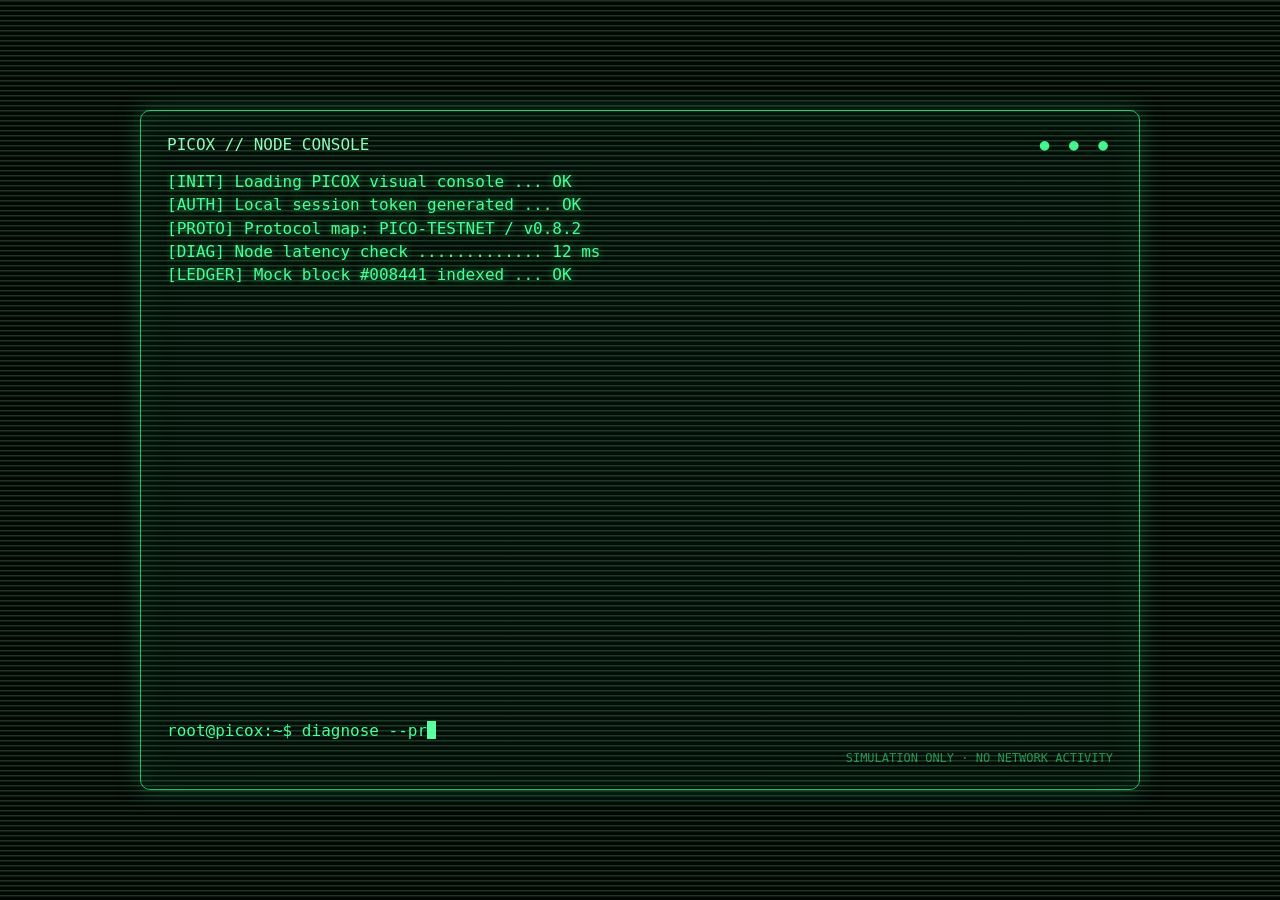
<file: toys/picox.html>
<!doctype html>
<html lang="en">
<head>
  <meta charset="utf-8">
  <meta name="viewport" content="width=device-width, initial-scale=1">
  <title>PICOX Console</title>
  <style>
    :root { color-scheme: dark; }
    * { box-sizing: border-box; }
    body {
      margin: 0;
      min-height: 100vh;
      display: grid;
      place-items: center;
      overflow: hidden;
      background: #020704;
      color: #42ff91;
      font: 16px/1.45 "Cascadia Mono", "Consolas", monospace;
    }
    body::before {
      content: "";
      position: fixed;
      inset: 0;
      pointer-events: none;
      opacity: .18;
      background: repeating-linear-gradient(0deg, transparent 0 3px, #9cffbf 4px 5px);
    }
    .terminal {
      width: min(1000px, 92vw);
      height: min(680px, 88vh);
      padding: 22px 26px;
      border: 1px solid #24b965;
      border-radius: 10px;
      box-shadow: 0 0 22px #0c703c80, inset 0 0 32px #07381d66;
      background: #031008ed;
      display: flex;
      flex-direction: column;
    }
    .header { display: flex; justify-content: space-between; color: #8affb5; margin-bottom: 14px; }
    .dots { color: #41f38b; letter-spacing: 5px; }
    #log { flex: 1; overflow: hidden; white-space: pre-wrap; text-shadow: 0 0 8px #39ff88a0; }
    .muted { color: #20a758; }
    .warn { color: #eaff8c; }
    .prompt { margin-top: 10px; }
    .cursor { display: inline-block; width: 9px; height: 18px; vertical-align: -3px; background: #57ffa0; animation: blink 1s steps(2) infinite; }
    @keyframes blink { 50% { opacity: 0; } }
    .stamp { font-size: 12px; color: #208f4c; margin-top: 7px; text-align: right; }
  </style>
</head>
<body>
  <main class="terminal">
    <div class="header"><span>PICOX // NODE CONSOLE</span><span class="dots">● ● ●</span></div>
    <div id="log" aria-live="polite"></div>
    <div class="prompt">root@picox:~$ <span id="command"></span><span class="cursor"></span></div>
    <div class="stamp">SIMULATION ONLY · NO NETWORK ACTIVITY</div>
  </main>
  <script>
    const entries = [
      '[INIT] Loading PICOX visual console ... OK',
      '[AUTH] Local session token generated ... OK',
      '[PROTO] Protocol map: PICO-TESTNET / v0.8.2',
      '[DIAG] Node latency check ............. 12 ms',
      '[LEDGER] Mock block #008441 indexed ... OK',
      '[SCAN] Market pulse stream attached ... OK',
      '[CRYPT] Simulating ledger checksum .... VERIFIED',
      '[ROUTE] localhost gateway ............. ONLINE',
      '[SYNC] Test wallet state .............. COMPLETE',
      '[STATUS] No external connection required.',
      '[READY] PICOX demo environment armed.'
    ];
    const log = document.querySelector('#log');
    const command = document.querySelector('#command');
    let index = 0;
    function writeEntry() {
      const line = document.createElement('div');
      line.textContent = entries[index % entries.length];
      if (line.textContent.includes('VERIFIED')) line.className = 'warn';
      if (line.textContent.includes('external')) line.className = 'muted';
      log.appendChild(line);
      while (log.children.length > 19) log.removeChild(log.firstChild);
      index++;
    }
    const typing = 'diagnose --protocol picox --mode simulation';
    let position = 0;
    setInterval(() => {
      command.textContent = typing.slice(0, position++ % (typing.length + 1));
    }, 70);
    entries.slice(0, 5).forEach(writeEntry);
    setInterval(writeEntry, 1300);
  </script>
</body>
</html>
</file>
